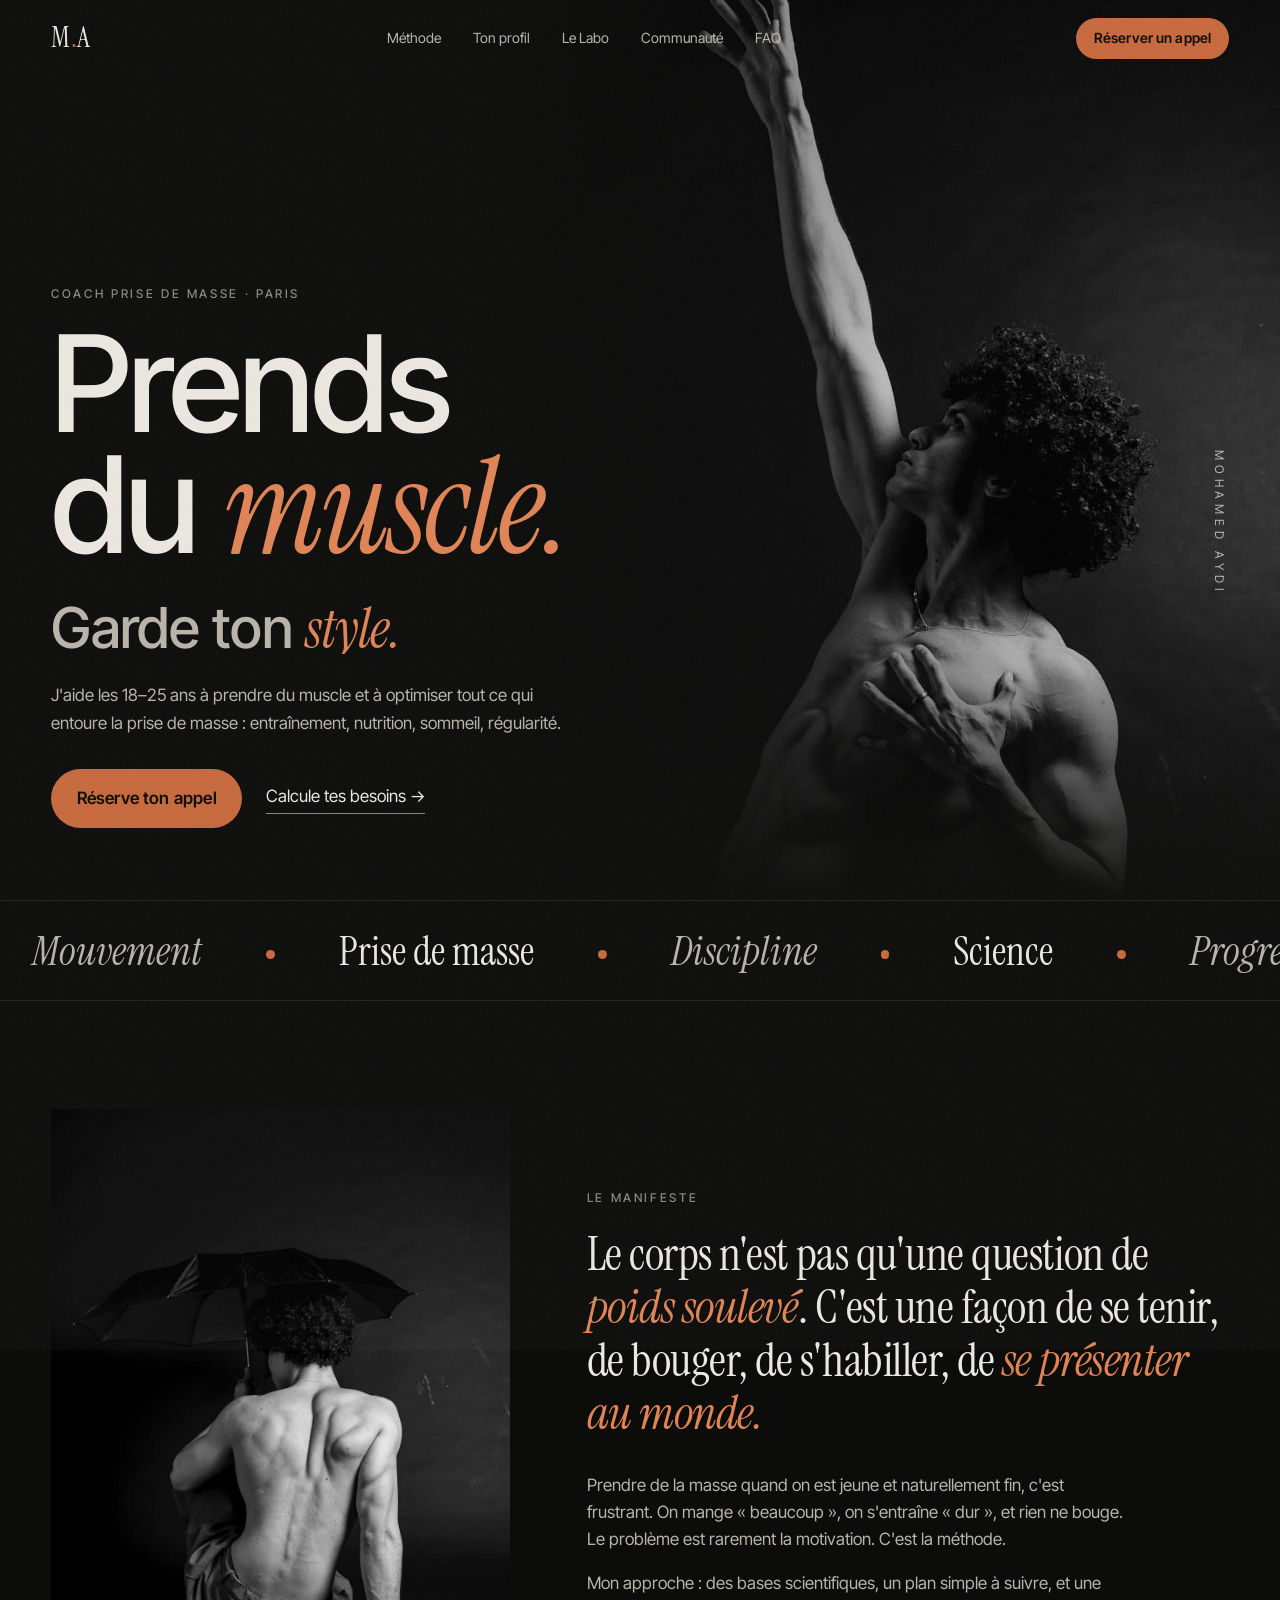
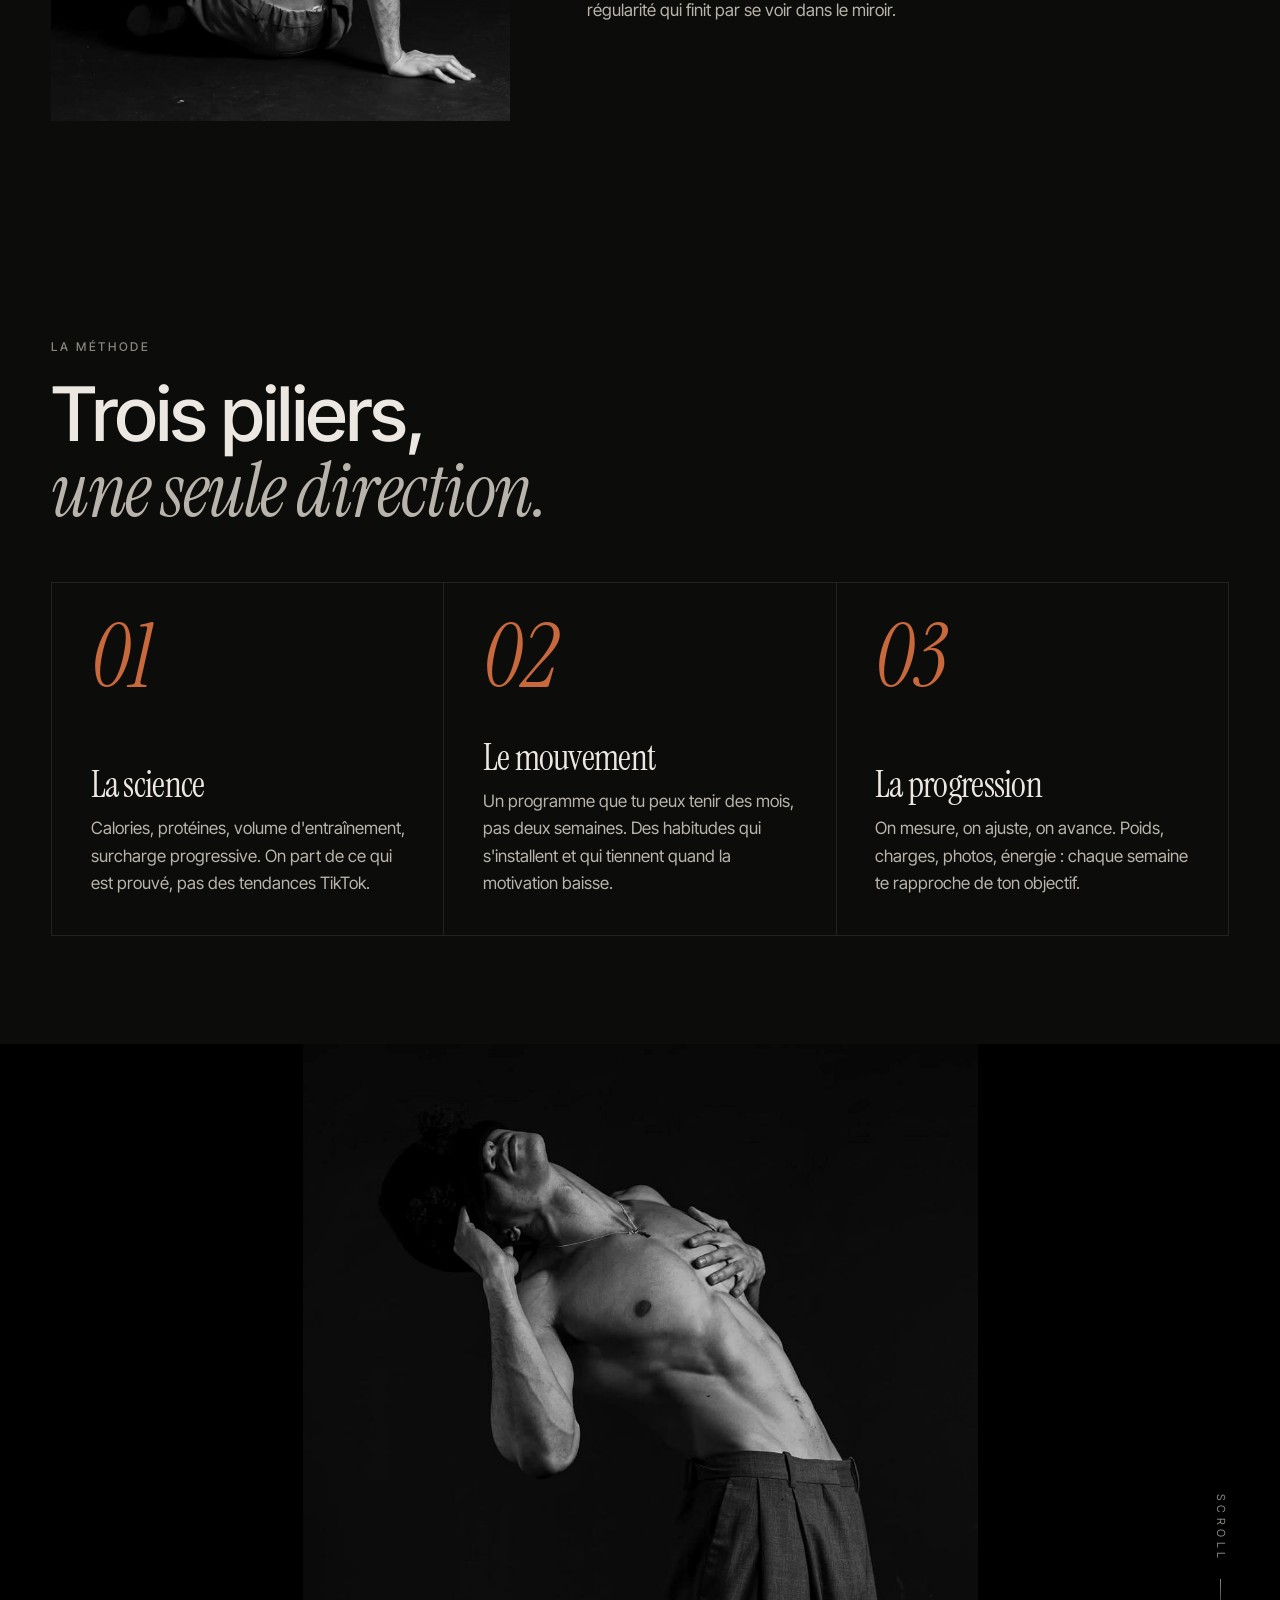
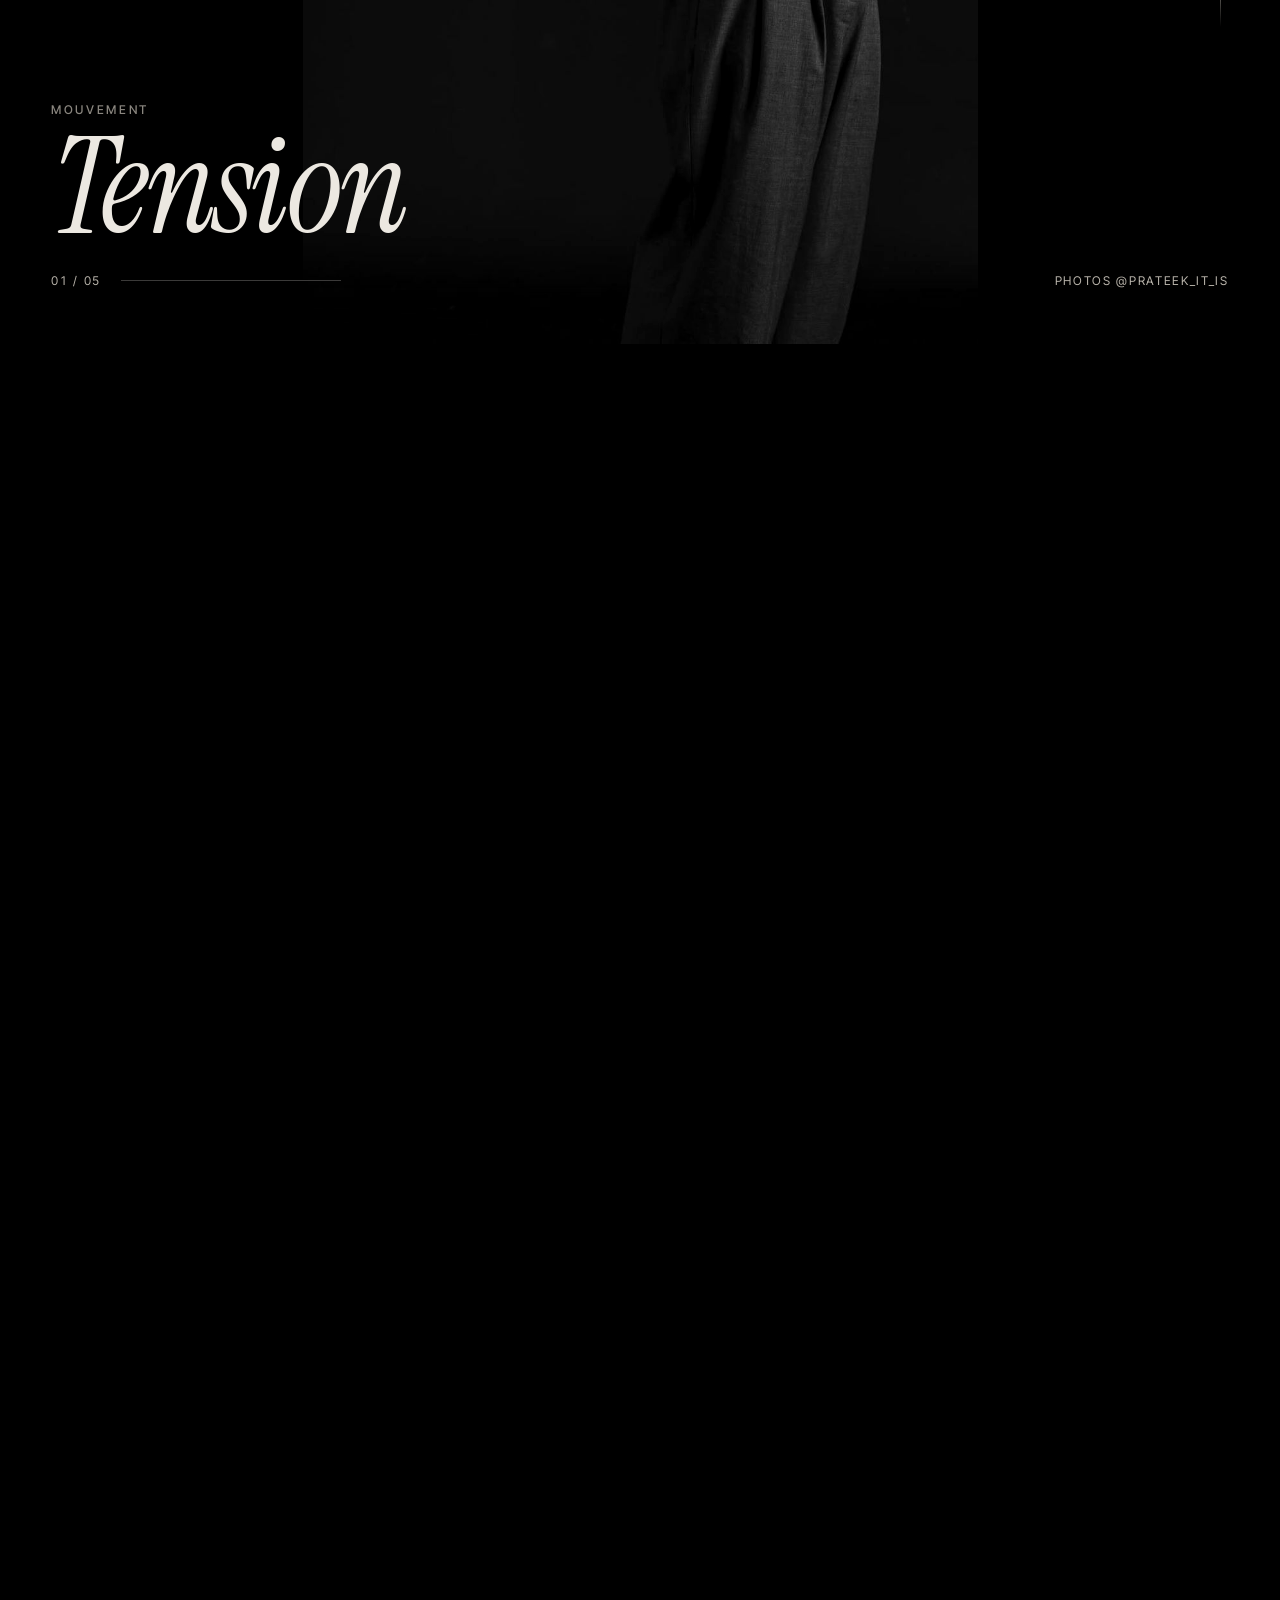
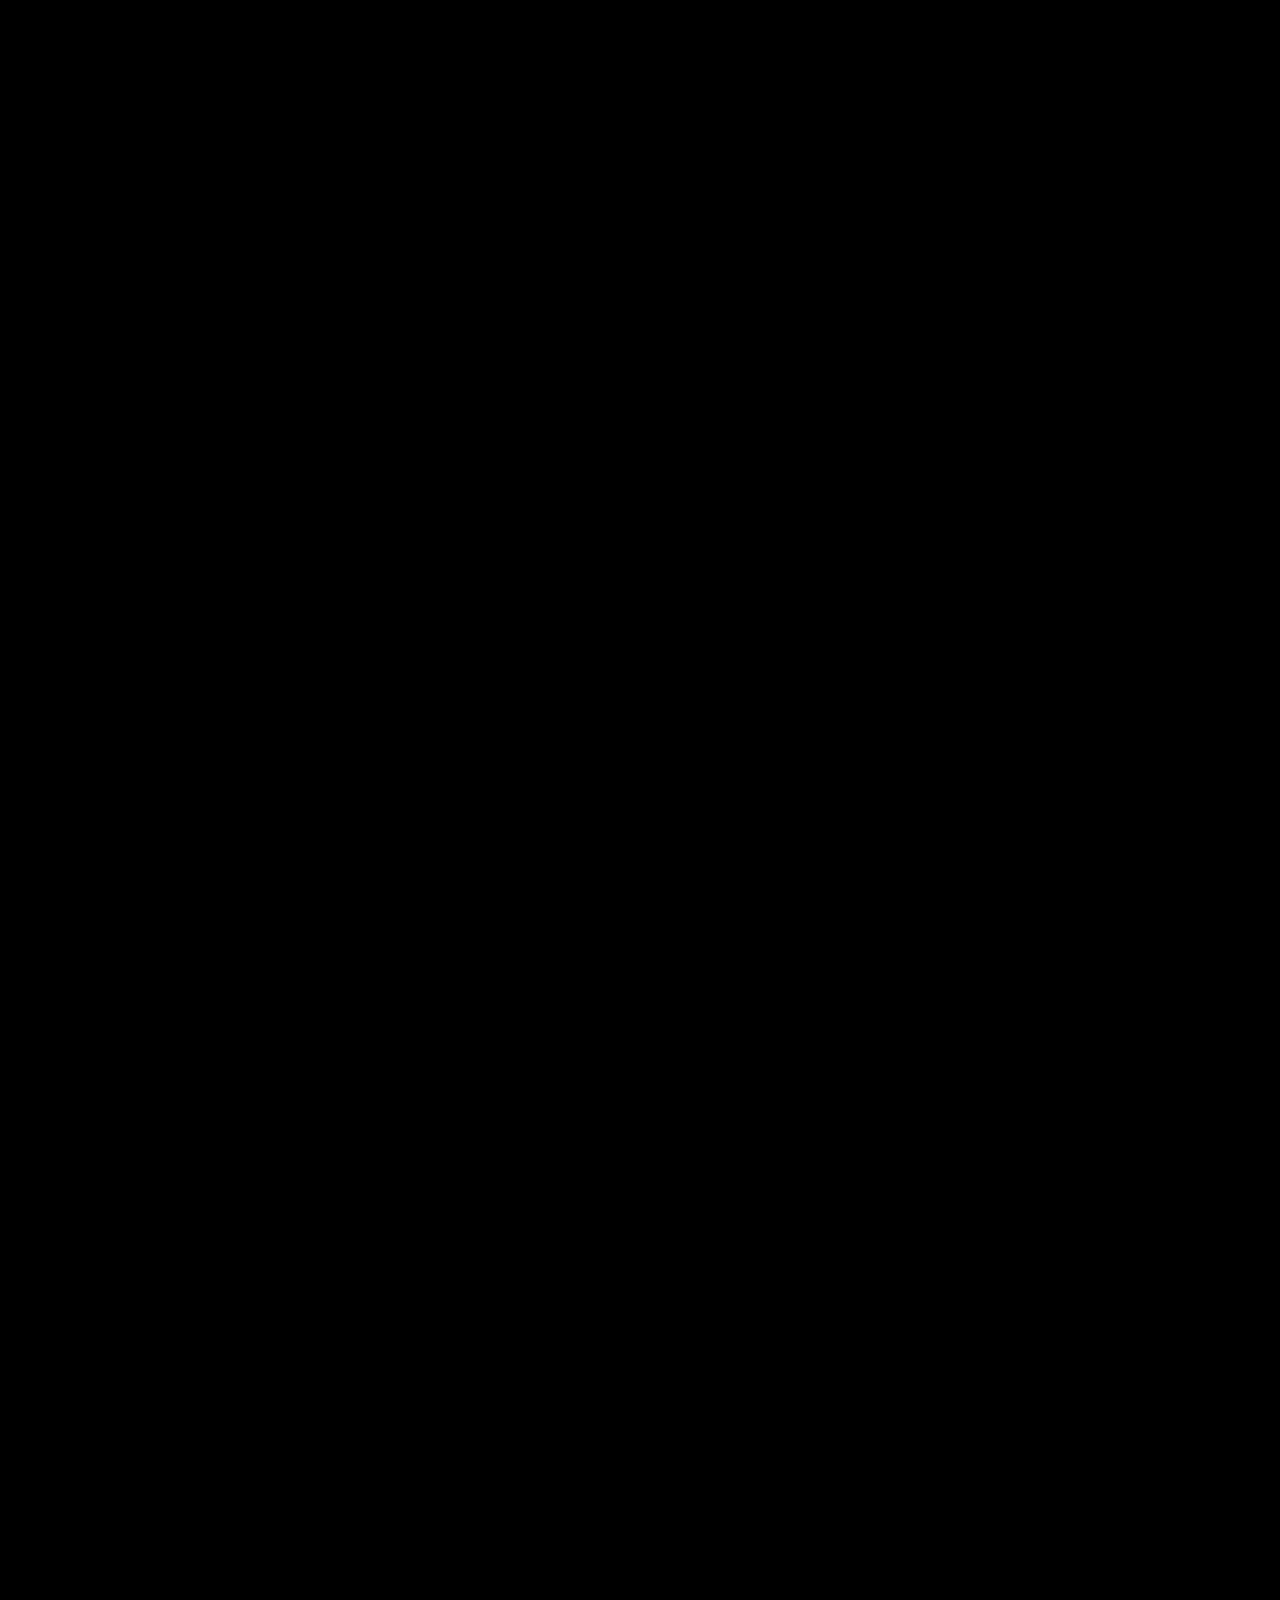
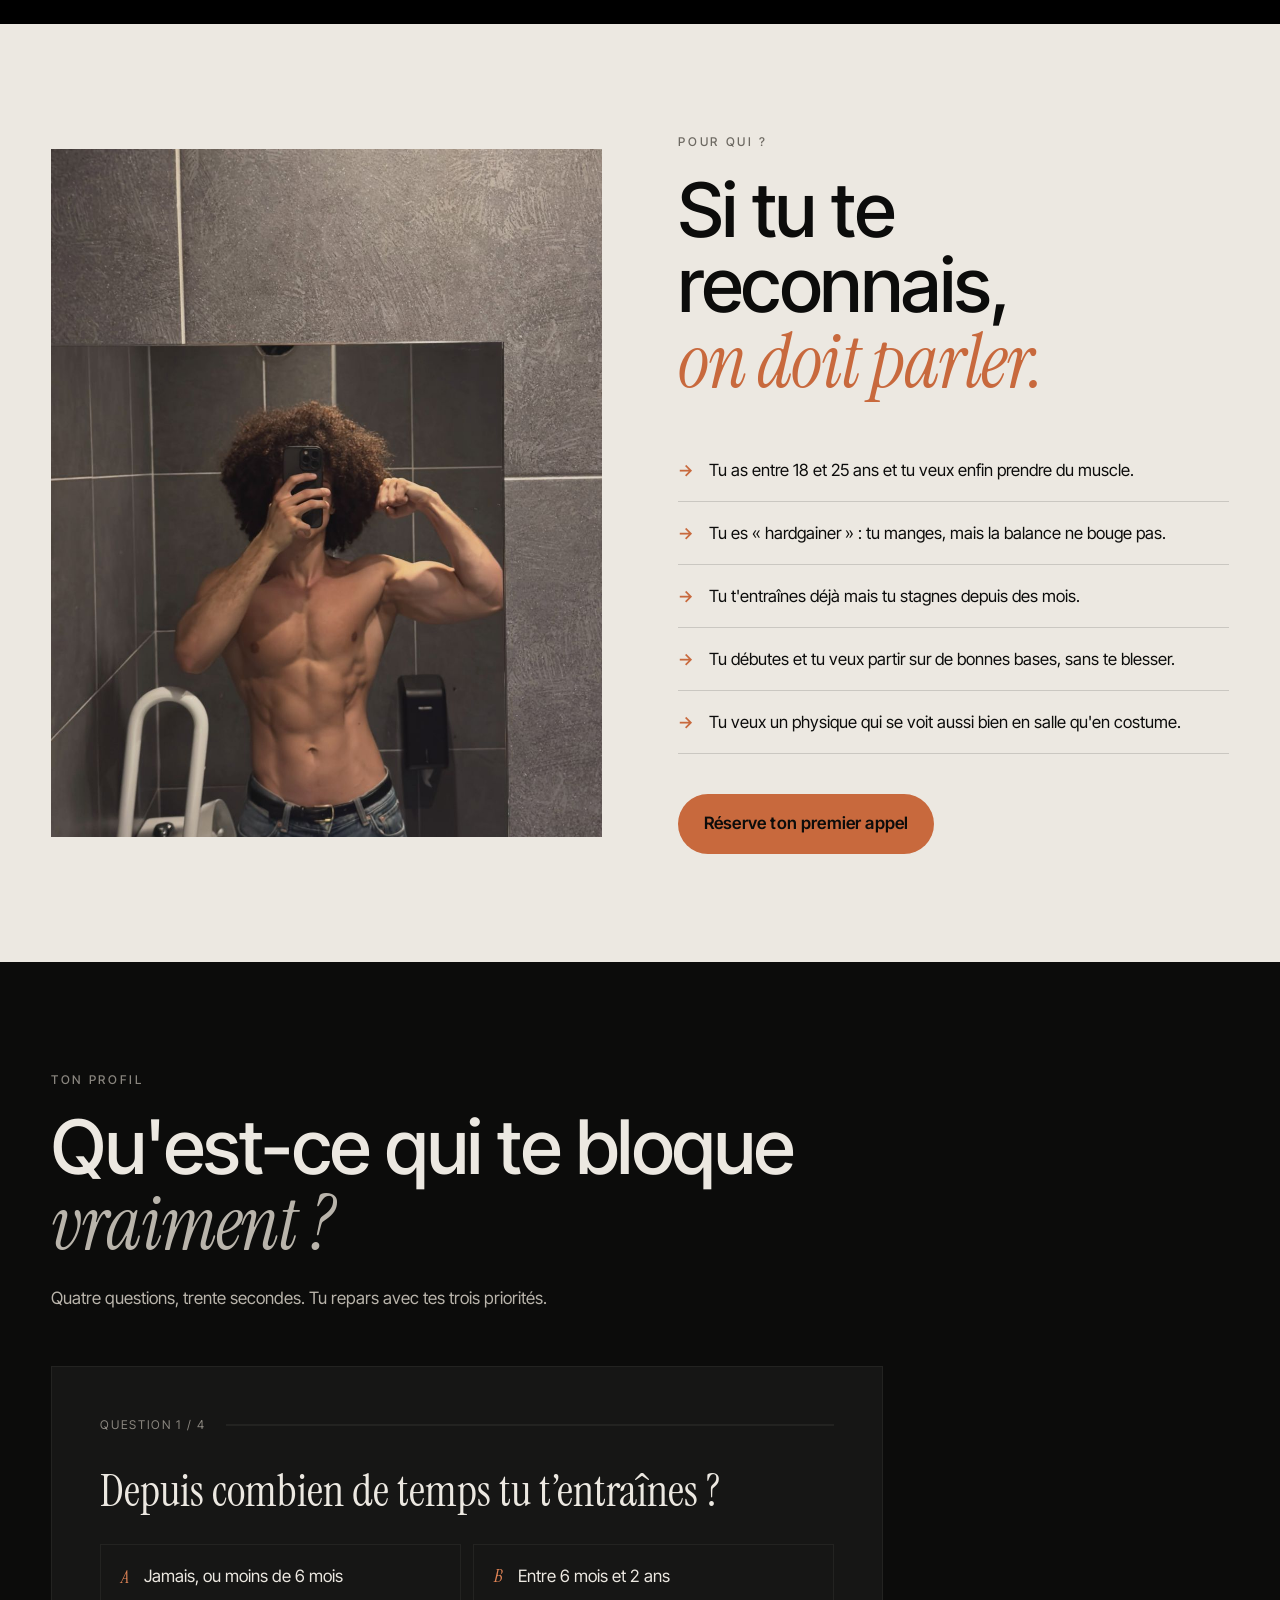
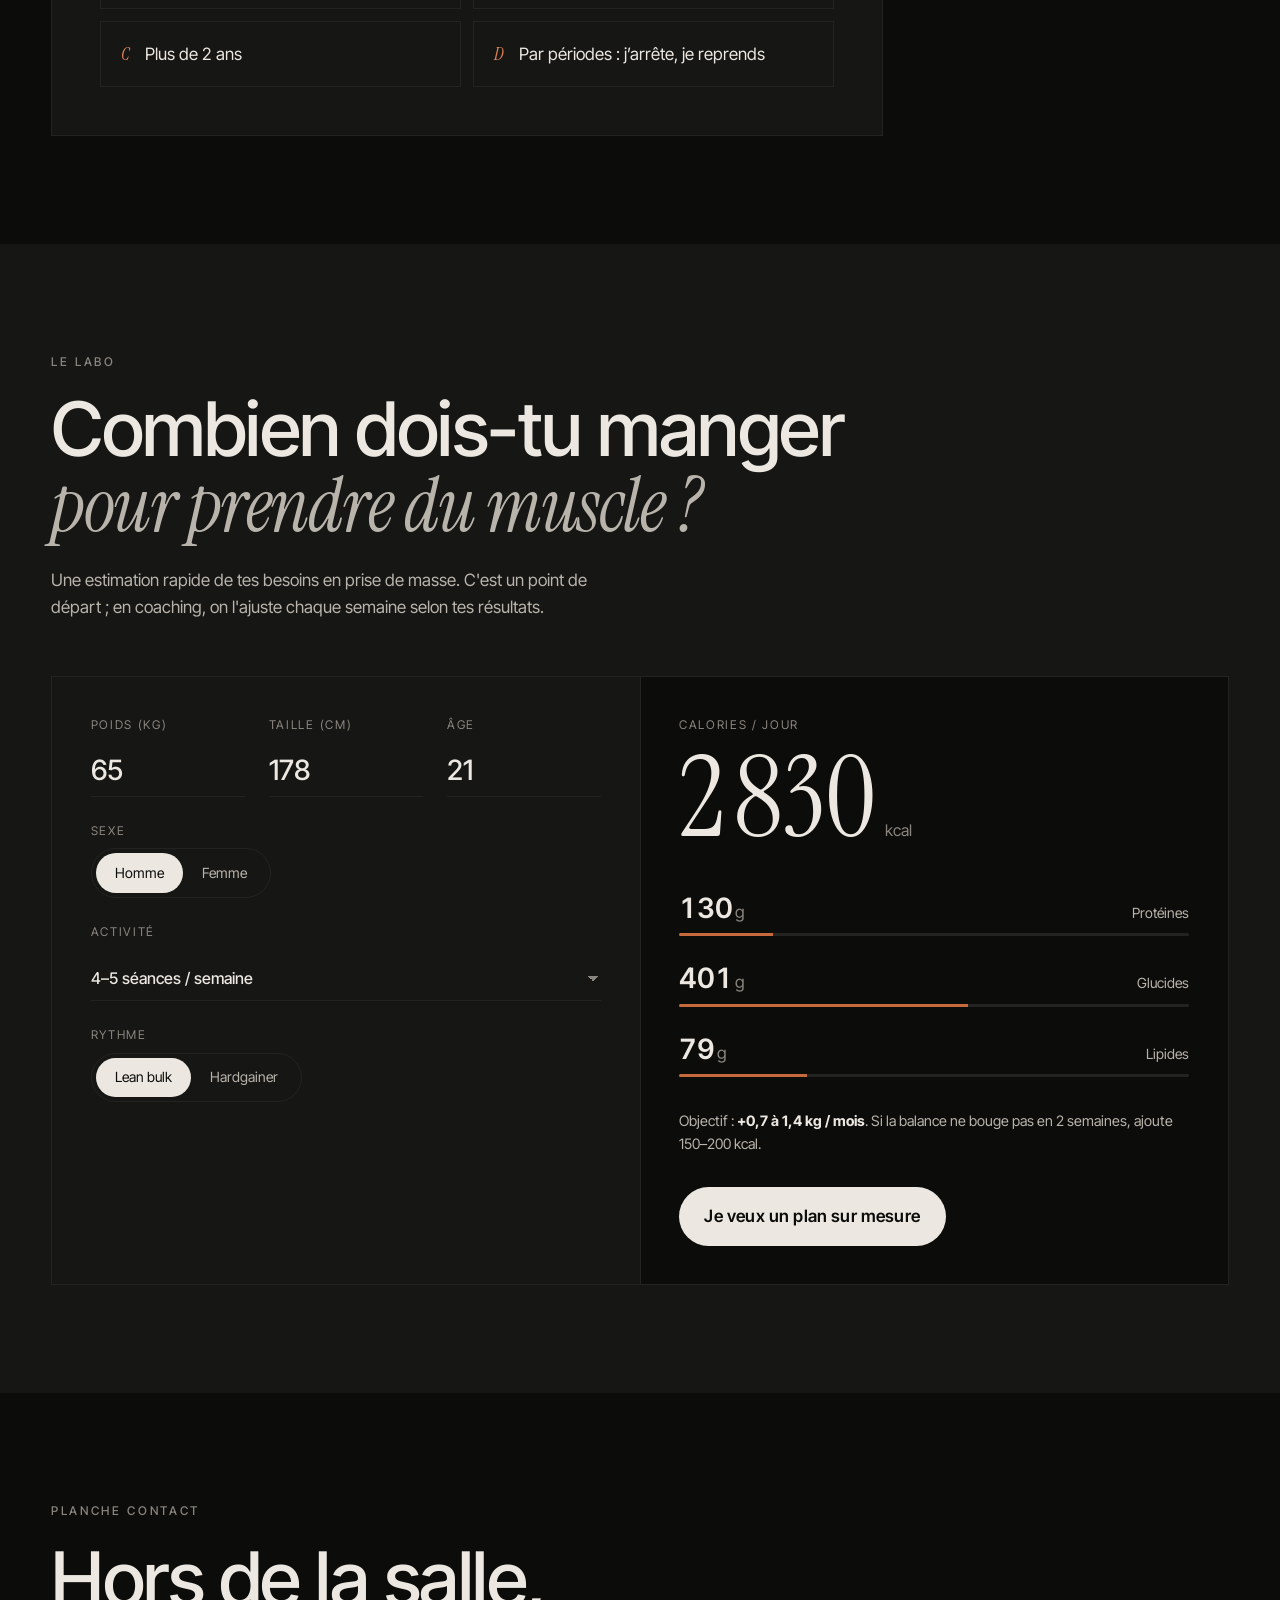
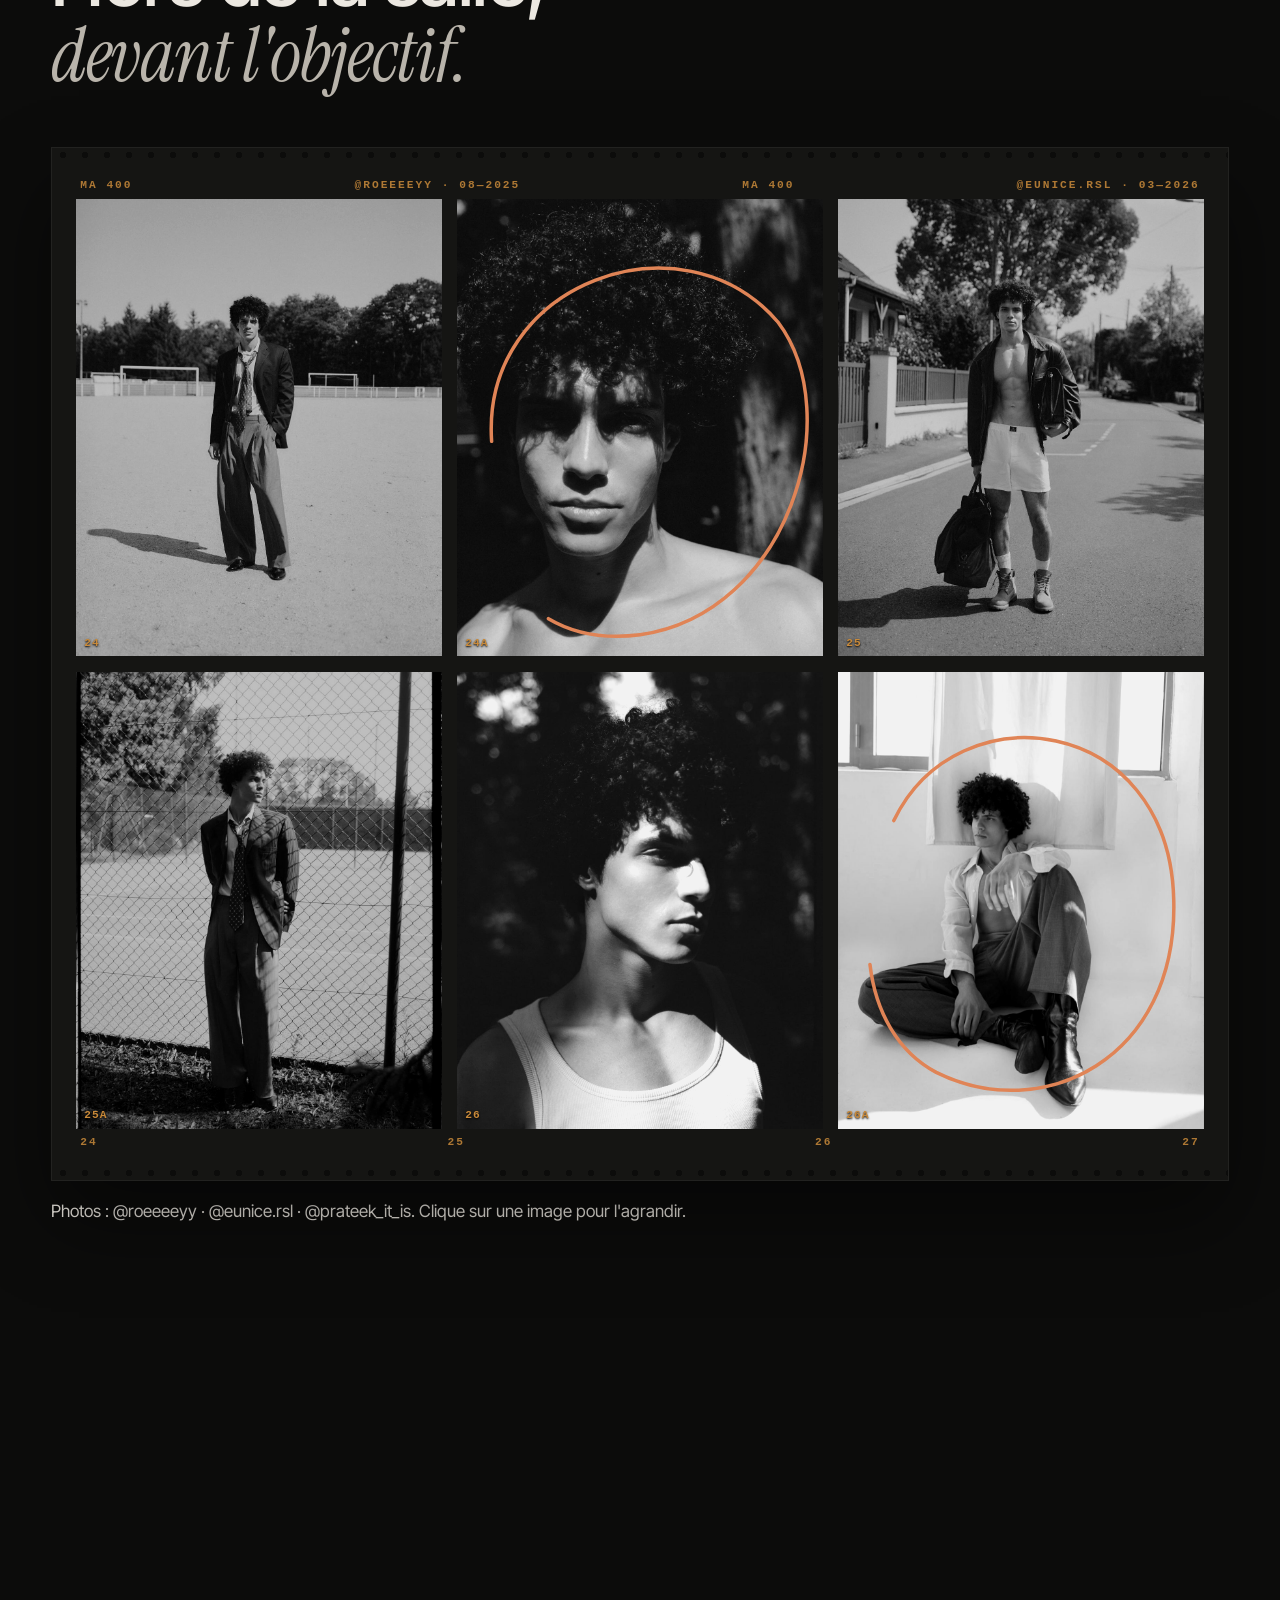
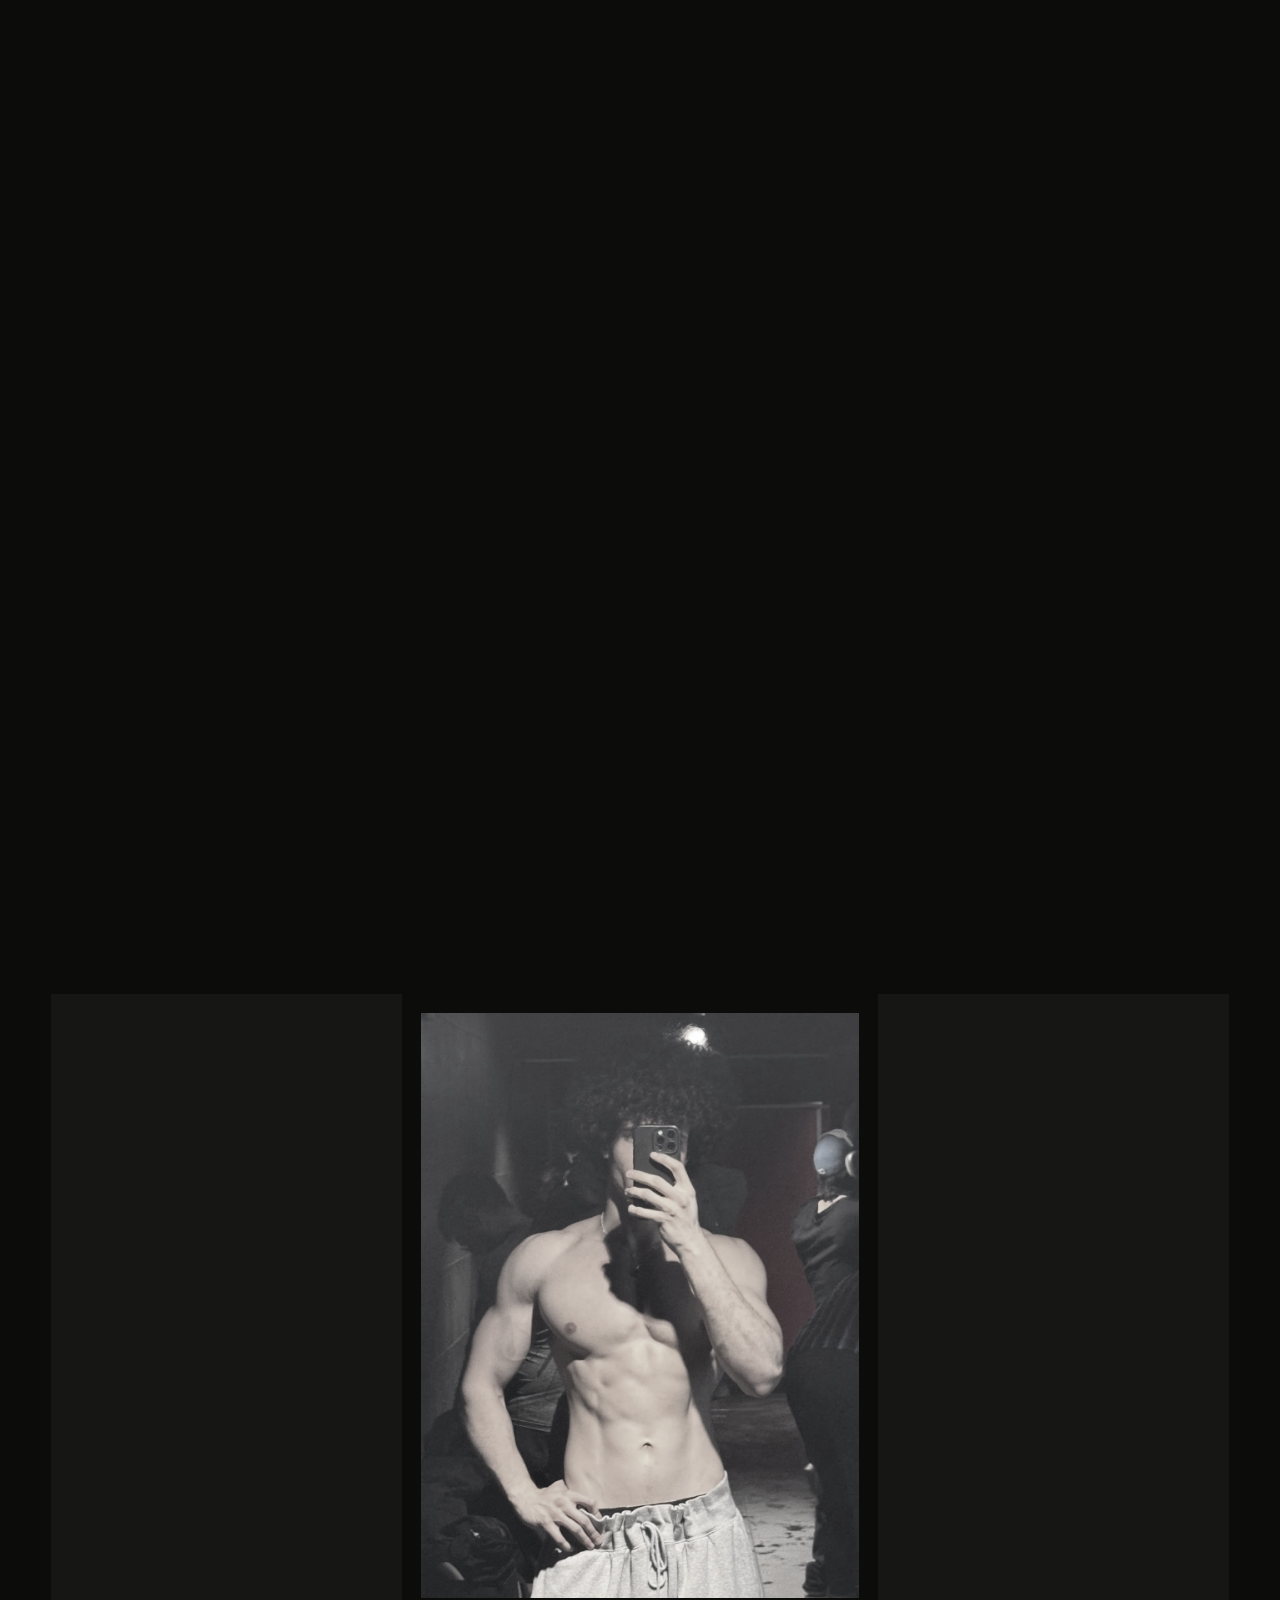
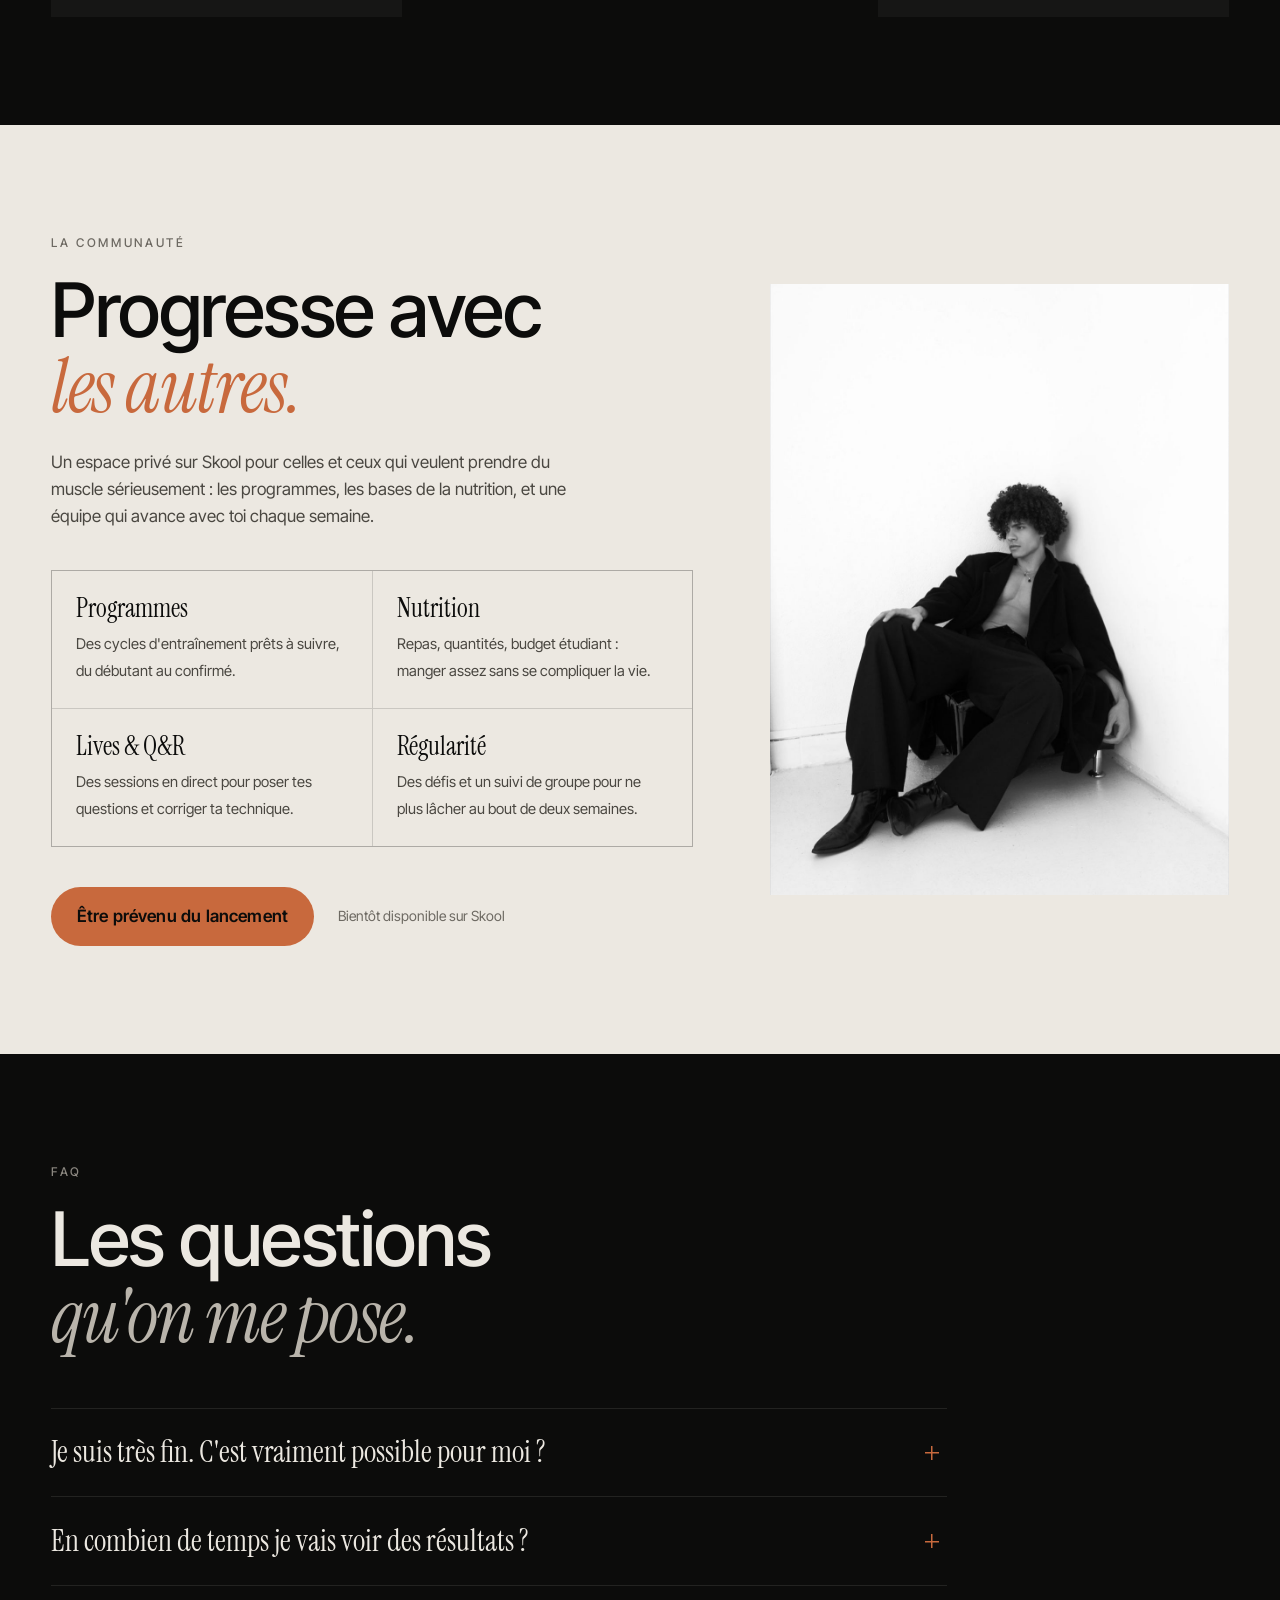
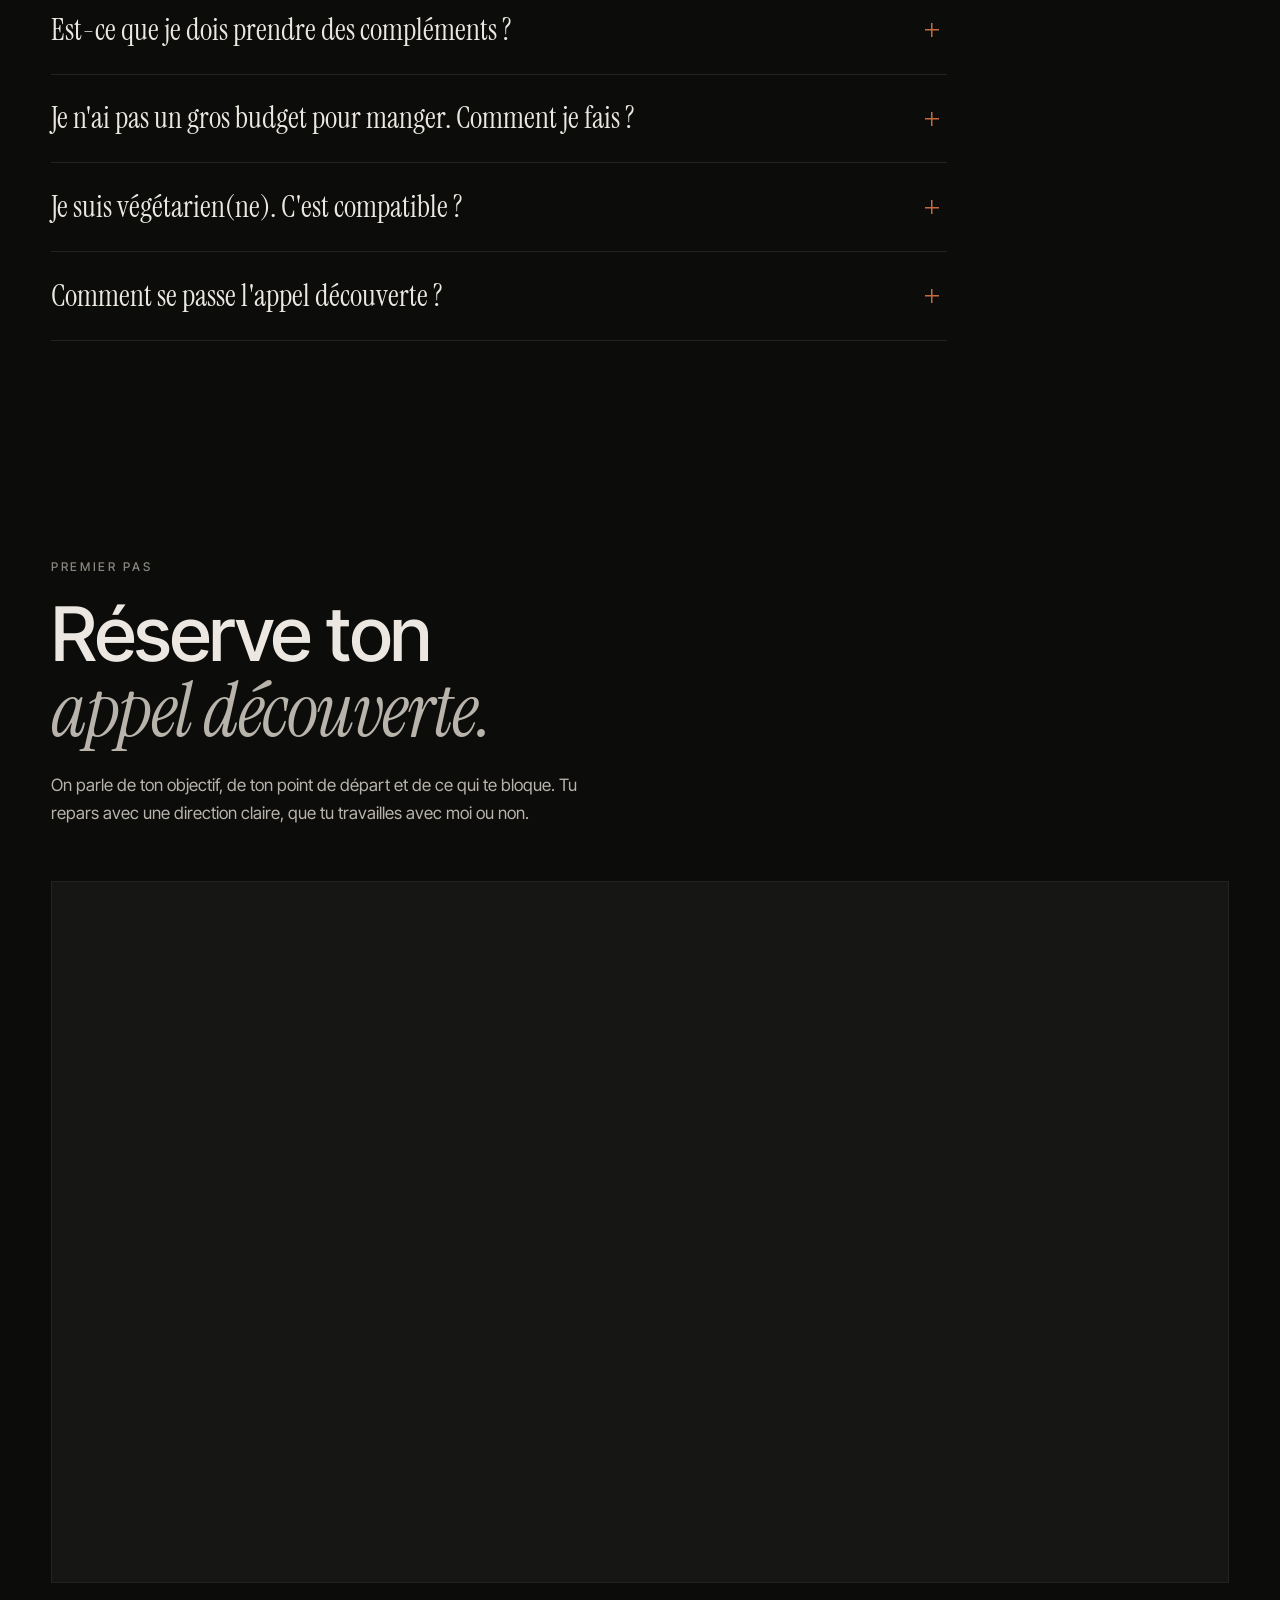
<file: index.html>
<!doctype html>
<html lang="fr">
<head>
  <meta charset="utf-8">
  <meta name="viewport" content="width=device-width, initial-scale=1">
  <title>Mohamed Aydi — Coaching prise de masse</title>
  <meta name="description" content="J'aide les 18–25 ans à prendre du muscle et à optimiser tout ce qui entoure la prise de masse. Coaching basé à Paris.">
  <meta property="og:title" content="Mohamed Aydi — Coaching prise de masse">
  <meta property="og:description" content="Prends du muscle. Garde ton style. Coaching pour les 18–25 ans.">
  <meta property="og:image" content="assets/img/reach.jpg">
  <meta name="theme-color" content="#0c0c0b">
  <link rel="icon" href="data:image/svg+xml,<svg xmlns='http://www.w3.org/2000/svg' viewBox='0 0 100 100'><rect width='100' height='100' fill='%230c0c0b'/><text x='50' y='72' font-family='Georgia,serif' font-style='italic' font-size='70' text-anchor='middle' fill='%23e08456'>M</text></svg>">
  <link rel="preconnect" href="https://fonts.googleapis.com">
  <link rel="preconnect" href="https://fonts.gstatic.com" crossorigin>
  <link href="https://fonts.googleapis.com/css2?family=Instrument+Serif:ital@0;1&family=Inter+Tight:wght@400;500;600;700&display=swap" rel="stylesheet">
  <link rel="stylesheet" href="css/style.css">
  <script type="application/ld+json">
  {"@context":"https://schema.org","@type":"FAQPage","mainEntity":[
    {"@type":"Question","name":"Je suis très fin. C'est vraiment possible pour moi ?","acceptedAnswer":{"@type":"Answer","text":"Oui. Les profils fins progressent souvent vite au début, à condition de manger assez."}},
    {"@type":"Question","name":"En combien de temps je vais voir des résultats ?","acceptedAnswer":{"@type":"Answer","text":"Les premiers changements arrivent en quelques semaines ; comptez environ trois mois de régularité pour un changement visible."}},
    {"@type":"Question","name":"Est-ce que je dois prendre des compléments ?","acceptedAnswer":{"@type":"Answer","text":"Ce n'est pas obligatoire. La base reste l'alimentation, l'entraînement et le sommeil."}}
  ]}
  </script>
</head>
<body>
  <div class="grain" aria-hidden="true"></div>

  <header class="nav">
    <a href="#top" class="nav__logo" aria-label="Mohamed Aydi, retour en haut">M<span>.</span>A</a>
    <nav class="nav__links" aria-label="Navigation principale">
      <a href="#methode">Méthode</a>
      <a href="#profil">Ton profil</a>
      <a href="#labo">Le Labo</a>
      <a href="#communaute">Communauté</a>
      <a href="#faq">FAQ</a>
    </nav>
    <a href="#reserver" class="btn btn--small">Réserver un appel</a>
  </header>

  <main id="top">
    <!-- HERO -->
    <section class="hero">
      <div class="hero__media">
        <img src="assets/img/reach.jpg" alt="Mohamed Aydi, torse nu, bras tendu vers le haut, photo noir et blanc" fetchpriority="high">
      </div>
      <div class="hero__text">
        <p class="eyebrow">Coach prise de masse · Paris</p>
        <h1 class="hero__title">
          <span class="line">Prends</span>
          <span class="line">du <em>muscle.</em></span>
          <span class="line line--small">Garde ton <em>style.</em></span>
        </h1>
        <p class="hero__lead">J'aide les 18–25 ans à prendre du muscle et à optimiser tout ce qui entoure la prise de masse : entraînement, nutrition, sommeil, régularité.</p>
        <div class="hero__cta">
          <a href="#reserver" class="btn">Réserve ton appel</a>
          <a href="#labo" class="link-arrow">Calcule tes besoins →</a>
        </div>
      </div>
      <p class="hero__name" aria-hidden="true">Mohamed Aydi</p>
    </section>

    <!-- MARQUEE -->
    <div class="marquee" aria-hidden="true">
      <div class="marquee__track">
        <span>Mouvement</span><span>Prise de masse</span><span>Discipline</span><span>Science</span><span>Progression</span><span>Paris</span>
        <span>Mouvement</span><span>Prise de masse</span><span>Discipline</span><span>Science</span><span>Progression</span><span>Paris</span>
      </div>
    </div>

    <!-- MANIFESTO -->
    <section class="manifesto section">
      <div class="manifesto__img reveal">
        <img src="assets/img/umbrella.jpg" alt="Mohamed Aydi de dos, assis sous un parapluie noir" loading="lazy">
      </div>
      <div class="manifesto__text reveal">
        <p class="eyebrow">Le manifeste</p>
        <p class="big-quote">Le corps n'est pas qu'une question de <em class="peek" data-peek="assets/img/flex.jpg">poids soulevé</em>. C'est une façon de <span class="peek" data-peek="assets/img/corner.jpg">se tenir</span>, de <span class="peek" data-peek="assets/img/studio.jpg">bouger</span>, de <span class="peek" data-peek="assets/img/suit.jpg">s'habiller</span>, de <em class="peek" data-peek="assets/img/field.jpg">se présenter au monde.</em></p>
        <p>Prendre de la masse quand on est jeune et naturellement fin, c'est frustrant. On mange « beaucoup », on s'entraîne « dur », et rien ne bouge. Le problème est rarement la motivation. C'est la méthode.</p>
        <p>Mon approche : des bases scientifiques, un plan simple à suivre, et une régularité qui finit par se voir dans le miroir.</p>
      </div>
    </section>

    <!-- METHODE -->
    <section class="method section" id="methode">
      <div class="section__head reveal">
        <p class="eyebrow">La méthode</p>
        <h2>Trois piliers,<br><em>une seule direction.</em></h2>
      </div>
      <ol class="method__grid">
        <li class="method__card reveal">
          <span class="method__num">01</span>
          <h3>La science</h3>
          <p>Calories, protéines, volume d'entraînement, surcharge progressive. On part de ce qui est prouvé, pas des tendances TikTok.</p>
        </li>
        <li class="method__card reveal">
          <span class="method__num">02</span>
          <h3>Le mouvement</h3>
          <p>Un programme que tu peux tenir des mois, pas deux semaines. Des habitudes qui s'installent et qui tiennent quand la motivation baisse.</p>
        </li>
        <li class="method__card reveal">
          <span class="method__num">03</span>
          <h3>La progression</h3>
          <p>On mesure, on ajuste, on avance. Poids, charges, photos, énergie : chaque semaine te rapproche de ton objectif.</p>
        </li>
      </ol>
    </section>

    <!-- MOUVEMENT : séquence au scroll -->
    <section class="seq" id="mouvement" aria-label="Mouvement, une séquence photo">
      <div class="seq__sticky">
        <div class="seq__frames">
          <figure class="seq__frame is-active" data-word="Tension"><img src="assets/img/arch.jpg" alt="Torse cambré vers l'arrière, main sur la poitrine"></figure>
          <figure class="seq__frame" data-word="Contrôle"><img src="assets/img/hands.jpg" alt="Avant-bras croisés dans le dos" loading="lazy"></figure>
          <figure class="seq__frame" data-word="Présence"><img src="assets/img/studio.jpg" alt="Debout en studio, mains devant le visage" loading="lazy"></figure>
          <figure class="seq__frame" data-word="Lâcher-prise"><img src="assets/img/seated-back.jpg" alt="Assis de dos, le dos en lumière" loading="lazy"></figure>
          <figure class="seq__frame" data-word="Mouvement."><img src="assets/img/reach.jpg" alt="Bras tendu vers le haut" loading="lazy"></figure>
        </div>
        <div class="seq__overlay">
          <p class="eyebrow">Mouvement</p>
          <p class="seq__word" id="seq-word">Tension</p>
          <div class="seq__meta">
            <span class="seq__count"><span id="seq-i">01</span> / 05</span>
            <span class="seq__bar"><i id="seq-bar"></i></span>
            <span class="seq__credit">Photos @prateek_it_is</span>
          </div>
        </div>
        <p class="seq__hint" aria-hidden="true">Scroll</p>
      </div>
    </section>

    <!-- POUR QUI -->
    <section class="who section">
      <div class="who__img reveal">
        <img src="assets/img/flex.jpg" alt="Mohamed Aydi qui contracte le biceps devant un miroir" loading="lazy">
      </div>
      <div class="who__text">
        <p class="eyebrow reveal">Pour qui ?</p>
        <h2 class="reveal">Si tu te reconnais,<br><em>on doit parler.</em></h2>
        <ul class="who__list">
          <li class="reveal"><span>→</span> Tu as entre 18 et 25 ans et tu veux enfin prendre du muscle.</li>
          <li class="reveal"><span>→</span> Tu es « hardgainer » : tu manges, mais la balance ne bouge pas.</li>
          <li class="reveal"><span>→</span> Tu t'entraînes déjà mais tu stagnes depuis des mois.</li>
          <li class="reveal"><span>→</span> Tu débutes et tu veux partir sur de bonnes bases, sans te blesser.</li>
          <li class="reveal"><span>→</span> Tu veux un physique qui se voit aussi bien en salle qu'en costume.</li>
        </ul>
        <a href="#reserver" class="btn reveal">Réserve ton premier appel</a>
      </div>
    </section>

    <!-- QUIZ PROFIL -->
    <section class="quiz section" id="profil">
      <div class="section__head reveal">
        <p class="eyebrow">Ton profil</p>
        <h2>Qu'est-ce qui te bloque<br><em>vraiment ?</em></h2>
        <p class="section__sub">Quatre questions, trente secondes. Tu repars avec tes trois priorités.</p>
      </div>
      <div class="quiz__card reveal" id="quiz">
        <div class="quiz__top">
          <span class="quiz__step" id="quiz-step">Question 1 / 4</span>
          <span class="quiz__progress"><i id="quiz-bar"></i></span>
        </div>
        <div class="quiz__body" id="quiz-body" aria-live="polite"></div>
      </div>
    </section>

    <!-- LE LABO -->
    <section class="lab section" id="labo">
      <div class="section__head reveal">
        <p class="eyebrow">Le Labo</p>
        <h2>Combien dois-tu manger<br><em>pour prendre du muscle ?</em></h2>
        <p class="section__sub">Une estimation rapide de tes besoins en prise de masse. C'est un point de départ ; en coaching, on l'ajuste chaque semaine selon tes résultats.</p>
      </div>
      <div class="lab__wrap reveal">
        <form class="lab__form" id="calc" novalidate>
          <div class="field">
            <label for="weight">Poids (kg)</label>
            <input id="weight" name="weight" type="number" inputmode="decimal" min="35" max="200" step="0.1" value="65" required>
          </div>
          <div class="field">
            <label for="height">Taille (cm)</label>
            <input id="height" name="height" type="number" inputmode="numeric" min="140" max="220" value="178" required>
          </div>
          <div class="field">
            <label for="age">Âge</label>
            <input id="age" name="age" type="number" inputmode="numeric" min="15" max="60" value="21" required>
          </div>
          <fieldset class="field field--full">
            <legend>Sexe</legend>
            <div class="seg">
              <input type="radio" id="sex-m" name="sex" value="m" checked><label for="sex-m">Homme</label>
              <input type="radio" id="sex-f" name="sex" value="f"><label for="sex-f">Femme</label>
            </div>
          </fieldset>
          <div class="field field--full">
            <label for="activity">Activité</label>
            <select id="activity" name="activity">
              <option value="1.375">3 séances / semaine, job assis</option>
              <option value="1.55" selected>4–5 séances / semaine</option>
              <option value="1.725">6 séances / semaine ou job physique</option>
            </select>
          </div>
          <fieldset class="field field--full">
            <legend>Rythme</legend>
            <div class="seg">
              <input type="radio" id="pace-lean" name="pace" value="250" checked><label for="pace-lean">Lean bulk</label>
              <input type="radio" id="pace-std" name="pace" value="450"><label for="pace-std">Hardgainer</label>
            </div>
          </fieldset>
        </form>

        <div class="lab__result" aria-live="polite">
          <p class="lab__label">Calories / jour</p>
          <p class="lab__kcal"><span id="kcal">2 900</span><small>kcal</small></p>
          <div class="macros">
            <div class="macro"><span class="macro__val" id="prot">130</span><span class="macro__unit">g</span><span class="macro__name">Protéines</span><span class="macro__bar"><i id="bar-p"></i></span></div>
            <div class="macro"><span class="macro__val" id="carb">400</span><span class="macro__unit">g</span><span class="macro__name">Glucides</span><span class="macro__bar"><i id="bar-c"></i></span></div>
            <div class="macro"><span class="macro__val" id="fat">65</span><span class="macro__unit">g</span><span class="macro__name">Lipides</span><span class="macro__bar"><i id="bar-f"></i></span></div>
          </div>
          <p class="lab__note">Objectif : <strong id="gain">+0,7 à 1,3 kg / mois</strong>. Si la balance ne bouge pas en 2 semaines, ajoute 150–200 kcal.</p>
          <a href="#reserver" class="btn btn--light">Je veux un plan sur mesure</a>
        </div>
      </div>
    </section>

    <!-- MOUVEMENT / GALERIE -->
    <section class="sheet section" id="galerie">
      <div class="section__head reveal">
        <p class="eyebrow">Planche contact</p>
        <h2>Hors de la salle,<br><em>devant l'objectif.</em></h2>
      </div>
      <div class="sheet__film reveal">
        <p class="sheet__edge" aria-hidden="true"><span>MA 400</span><span>@roeeeeyy · 08—2025</span><span>MA 400</span><span>@eunice.rsl · 03—2026</span></p>
        <div class="sheet__grid">
          <button class="frame" type="button" data-full="assets/img/field.jpg"><img src="assets/img/field.jpg" alt="En costume oversize sur un terrain de foot" loading="lazy"><span class="frame__no">24</span></button>
          <button class="frame frame--pick" type="button" data-full="assets/img/portrait-shadow.jpg"><img src="assets/img/portrait-shadow.jpg" alt="Portrait en clair-obscur, ombres des boucles" loading="lazy"><span class="frame__no">24A</span><svg class="frame__mark" viewBox="0 0 200 200" preserveAspectRatio="none" aria-hidden="true"><path d="M30 105 C 25 45, 120 18, 165 60 C 198 95, 170 170, 100 178 C 40 184, 12 140, 38 92"/></svg></button>
          <button class="frame" type="button" data-full="assets/img/street.jpg"><img src="assets/img/street.jpg" alt="Dans la rue, veste en cuir et sac de sport" loading="lazy"><span class="frame__no">25</span></button>
          <button class="frame" type="button" data-full="assets/img/fence.jpg"><img src="assets/img/fence.jpg" alt="Costume et cravate rouge contre un grillage" loading="lazy"><span class="frame__no">25A</span></button>
          <button class="frame" type="button" data-full="assets/img/portrait-tank.jpg"><img src="assets/img/portrait-tank.jpg" alt="Portrait de profil en débardeur blanc" loading="lazy"><span class="frame__no">26</span></button>
          <button class="frame frame--pick" type="button" data-full="assets/img/window.jpg"><img src="assets/img/window.jpg" alt="Assis au sol près d'une fenêtre lumineuse" loading="lazy"><span class="frame__no">26A</span><svg class="frame__mark" viewBox="0 0 200 200" preserveAspectRatio="none" aria-hidden="true"><path d="M40 70 C 70 20, 170 30, 172 100 C 174 160, 110 185, 60 165 C 20 148, 18 95, 52 62"/></svg></button>
        </div>
        <p class="sheet__edge" aria-hidden="true"><span>24</span><span>25</span><span>26</span><span>27</span></p>
      </div>
      <p class="credits">Photos : @roeeeeyy · @eunice.rsl · @prateek_it_is. Clique sur une image pour l'agrandir.</p>
    </section>

    <!-- ABOUT -->
    <section class="about section" id="about">
      <div class="about__collage">
        <img class="about__a reveal" src="assets/img/suit.jpg" alt="Mohamed en costume marron dans une cabine d'essayage" loading="lazy">
        <img class="about__b reveal" src="assets/img/gym-tee.jpg" alt="Selfie au miroir de la salle en t-shirt noir" loading="lazy">
        <img class="about__c reveal" src="assets/img/sun.jpg" alt="Selfie au soleil, cheveux bouclés" loading="lazy">
      </div>
      <div class="about__text">
        <p class="eyebrow reveal">À propos</p>
        <h2 class="reveal">Mohamed <em>Aydi.</em></h2>
        <p class="reveal">Basé à Paris, entre la salle, les shootings et la mode. J'ai construit mon physique pas à pas, et j'ai appris ce qui marche vraiment pour prendre du muscle quand on part de zéro.</p>
        <p class="reveal">Aujourd'hui, je transmets cette méthode aux 18–25 ans qui veulent un corps fort, un style affirmé et une vraie confiance en eux, avec un suivi honnête et des conseils qui tiennent dans la vraie vie.</p>
        <div class="about__stats reveal">
          <div><strong>18–25</strong><span>ans, mon public</span></div>
          <div><strong>Paris</strong><span>& en ligne</span></div>
          <div><strong>1:1</strong><span>suivi personnalisé</span></div>
        </div>
      </div>
    </section>

    <!-- COULISSES -->
    <section class="backstage section" aria-label="En salle">
      <div class="section__head reveal">
        <p class="eyebrow">Coulisses</p>
        <h2>Pas de magie.<br><em>Des séances.</em></h2>
      </div>
      <div class="backstage__row">
        <figure class="backstage__item reveal"><video src="assets/video/mouvement-1.mp4" muted loop playsinline preload="metadata" aria-label="Vidéo d'entraînement"></video></figure>
        <figure class="backstage__item backstage__item--mid reveal"><img src="assets/img/gym-mirror.jpg" alt="Selfie torse nu au miroir de la salle" loading="lazy"></figure>
        <figure class="backstage__item reveal"><video src="assets/video/mouvement-2.mp4" muted loop playsinline preload="metadata" aria-label="Vidéo d'entraînement"></video></figure>
      </div>
    </section>

    <!-- COMMUNAUTÉ SKOOL
         Quand la communauté est en ligne, colle son lien dans data-skool-url,
         ex. data-skool-url="https://www.skool.com/ton-groupe" -->
    <section class="community section" id="communaute" data-skool-url="">
      <div class="community__text">
        <p class="eyebrow reveal">La communauté</p>
        <h2 class="reveal">Progresse avec<br><em>les autres.</em></h2>
        <p class="community__lead reveal">Un espace privé sur Skool pour celles et ceux qui veulent prendre du muscle sérieusement : les programmes, les bases de la nutrition, et une équipe qui avance avec toi chaque semaine.</p>
        <ul class="community__grid reveal">
          <li><strong>Programmes</strong><span>Des cycles d'entraînement prêts à suivre, du débutant au confirmé.</span></li>
          <li><strong>Nutrition</strong><span>Repas, quantités, budget étudiant : manger assez sans se compliquer la vie.</span></li>
          <li><strong>Lives &amp; Q&amp;R</strong><span>Des sessions en direct pour poser tes questions et corriger ta technique.</span></li>
          <li><strong>Régularité</strong><span>Des défis et un suivi de groupe pour ne plus lâcher au bout de deux semaines.</span></li>
        </ul>
        <div class="community__cta reveal">
          <a class="btn" id="skool-btn" href="https://www.instagram.com/mohamedaydi.ig/" target="_blank" rel="noopener">Être prévenu du lancement</a>
          <p class="community__status" id="skool-status">Bientôt disponible sur Skool</p>
        </div>
      </div>
      <div class="community__img reveal">
        <img src="assets/img/corner.jpg" alt="Assis dans un coin de studio blanc, tout en noir" loading="lazy">
      </div>
    </section>

    <!-- FAQ -->
    <section class="faq section" id="faq">
      <div class="section__head reveal">
        <p class="eyebrow">FAQ</p>
        <h2>Les questions<br><em>qu'on me pose.</em></h2>
      </div>
      <div class="faq__list">
        <details class="reveal"><summary>Je suis très fin. C'est vraiment possible pour moi ?</summary><p>Oui. Les profils « fins » sont souvent ceux qui progressent le plus vite au début, à condition de manger assez. Le plus souvent, le blocage vient des calories, pas de la génétique.</p></details>
        <details class="reveal"><summary>En combien de temps je vais voir des résultats ?</summary><p>Les premiers changements (force, énergie, poids sur la balance) arrivent en quelques semaines. Pour que ça se voie vraiment dans le miroir, compte environ trois mois de régularité.</p></details>
        <details class="reveal"><summary>Est-ce que je dois prendre des compléments ?</summary><p>Ce n'est pas obligatoire. La base, c'est l'alimentation, l'entraînement et le sommeil. Une whey peut aider à atteindre tes protéines, et la créatine est le complément le plus étudié, mais aucun ne remplace le reste.</p></details>
        <details class="reveal"><summary>Je n'ai pas un gros budget pour manger. Comment je fais ?</summary><p>On construit tes repas avec des aliments simples et bon marché : riz, pâtes, œufs, lait, flocons d'avoine, légumineuses, poulet. Prendre de la masse ne demande pas de produits chers.</p></details>
        <details class="reveal"><summary>Je suis végétarien(ne). C'est compatible ?</summary><p>Oui. Il faut juste être plus attentif aux sources de protéines (œufs, produits laitiers, tofu, légumineuses) et bien les répartir sur la journée.</p></details>
        <details class="reveal"><summary>Comment se passe l'appel découverte ?</summary><p>On fait le point sur ton objectif, ton point de départ et ce qui te bloque. Tu repars avec une direction claire, sans engagement.</p></details>
      </div>
    </section>

    <!-- RESERVER -->
    <section class="book section" id="reserver">
      <div class="section__head reveal">
        <p class="eyebrow">Premier pas</p>
        <h2>Réserve ton <em>appel découverte.</em></h2>
        <p class="section__sub">On parle de ton objectif, de ton point de départ et de ce qui te bloque. Tu repars avec une direction claire, que tu travailles avec moi ou non.</p>
      </div>
      <div class="book__embed reveal">
        <div class="calendly-inline-widget" data-url="https://calendly.com/mohamedaydi7/first-call?hide_gdpr_banner=1&background_color=161615&text_color=ece8e1&primary_color=c8693d"></div>
        <noscript><a class="btn" href="https://calendly.com/mohamedaydi7/first-call">Ouvrir Calendly</a></noscript>
      </div>
      <p class="book__alt">Le calendrier ne s'affiche pas ? <a href="https://calendly.com/mohamedaydi7/first-call" target="_blank" rel="noopener">Réserver directement sur Calendly →</a></p>
    </section>
  </main>

  <footer class="footer">
    <p class="footer__big">Stay in <em>mouvement.</em></p>
    <div class="footer__row">
      <div class="footer__links">
        <a href="https://www.instagram.com/mohamedaydi.ig/" target="_blank" rel="noopener">Instagram · Coaching</a>
        <a href="https://www.instagram.com/moh_aydi/" target="_blank" rel="noopener">Instagram · Perso</a>
        <a href="https://www.youtube.com/@mohameday-jpg" target="_blank" rel="noopener">YouTube</a>
        <a href="#communaute" id="skool-footer" hidden>Skool</a>
        <a href="https://calendly.com/mohamedaydi7/first-call" target="_blank" rel="noopener">Calendly</a>
      </div>
      <p class="footer__copy">© <span id="year">2026</span> Mohamed Aydi · Paris · <a href="mentions-legales/">Mentions légales</a></p>
    </div>
  </footer>

  <div class="lightbox" id="lightbox" hidden>
    <button class="lightbox__close" type="button">Fermer</button>
    <img alt="">
  </div>
  <img class="peek-img" id="peek" alt="" aria-hidden="true">

  <script src="js/main.js" defer></script>
  <script src="js/features.js" defer></script>
  <script src="https://assets.calendly.com/assets/external/widget.js" async></script>
</body>
</html>
</file>
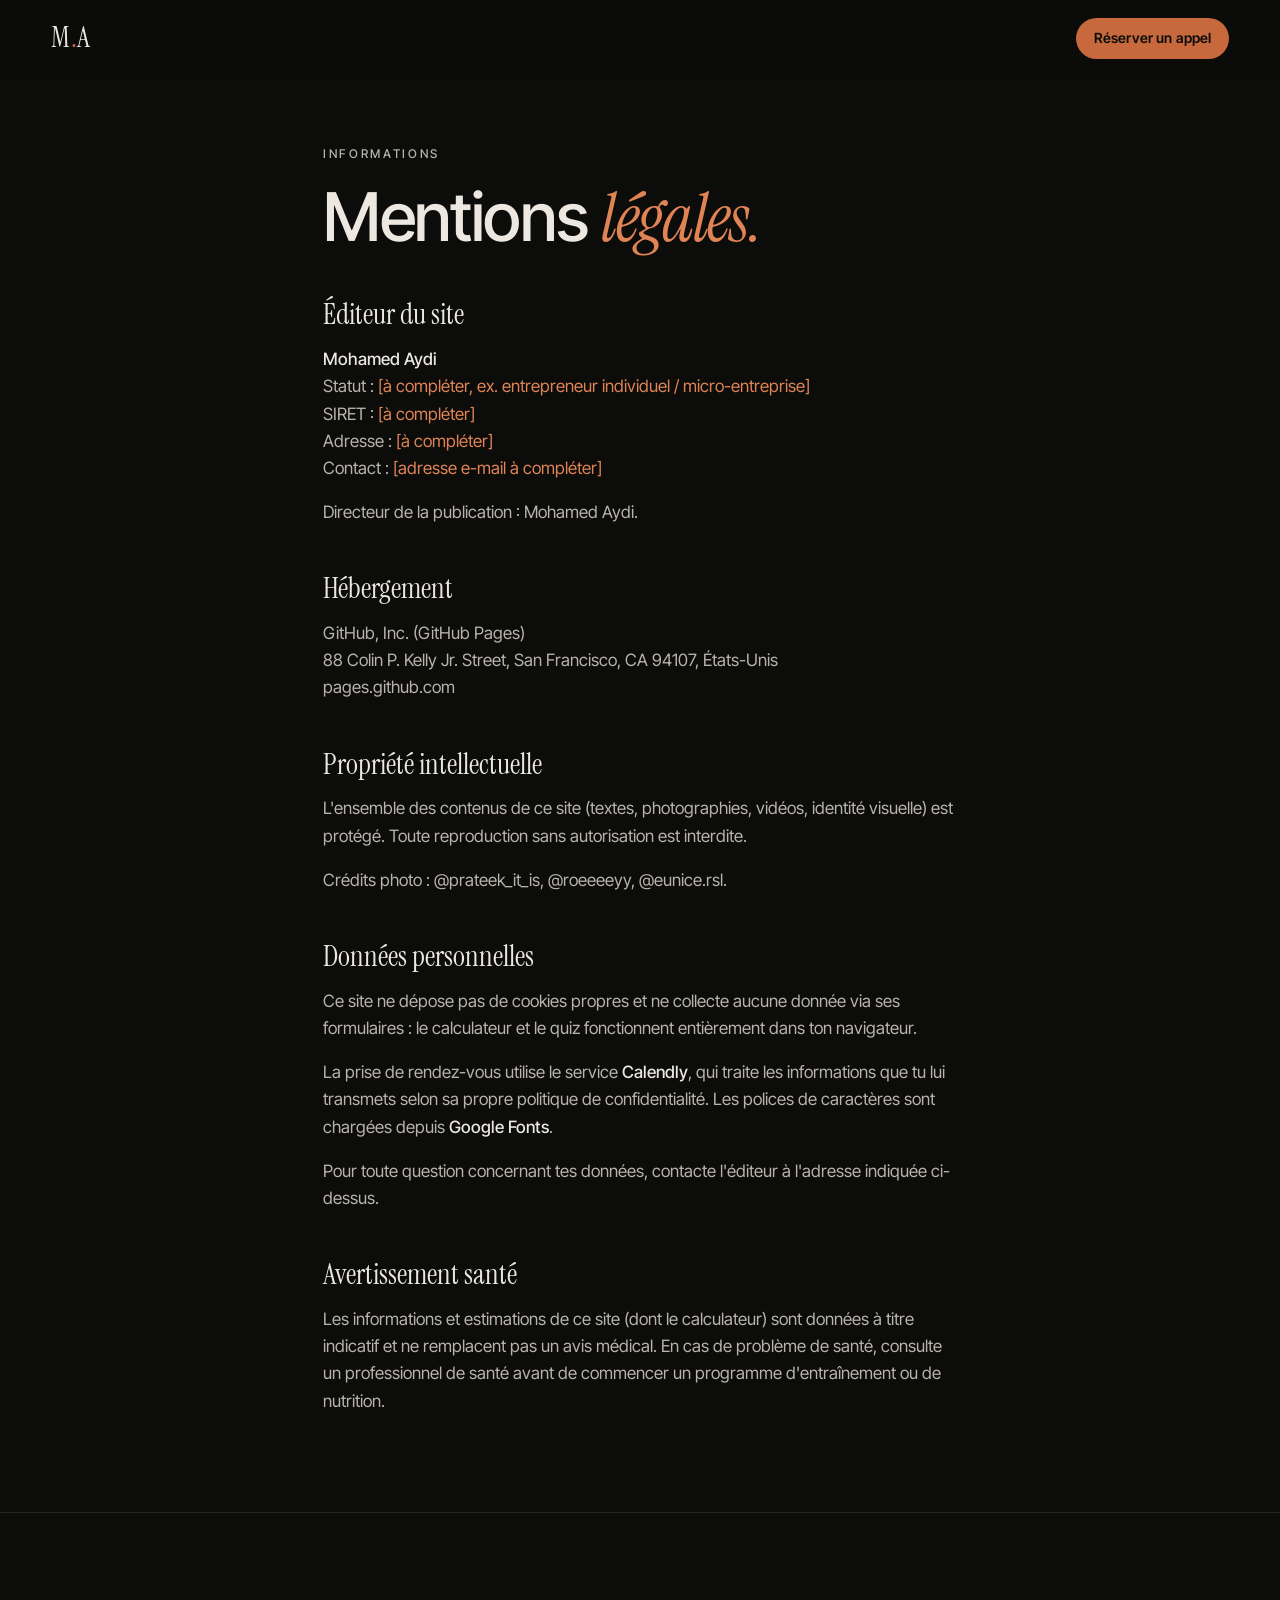
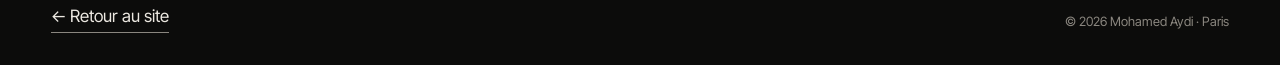
<file: mentions-legales/index.html>
<!doctype html>
<html lang="fr">
<head>
  <meta charset="utf-8">
  <meta name="viewport" content="width=device-width, initial-scale=1">
  <title>Mentions légales · Mohamed Aydi</title>
  <meta name="robots" content="noindex">
  <meta name="theme-color" content="#0c0c0b">
  <link rel="icon" href="data:image/svg+xml,<svg xmlns='http://www.w3.org/2000/svg' viewBox='0 0 100 100'><rect width='100' height='100' fill='%230c0c0b'/><text x='50' y='72' font-family='Georgia,serif' font-style='italic' font-size='70' text-anchor='middle' fill='%23e08456'>M</text></svg>">
  <link rel="preconnect" href="https://fonts.googleapis.com">
  <link rel="preconnect" href="https://fonts.gstatic.com" crossorigin>
  <link href="https://fonts.googleapis.com/css2?family=Instrument+Serif:ital@0;1&family=Inter+Tight:wght@400;500;600;700&display=swap" rel="stylesheet">
  <link rel="stylesheet" href="../css/style.css">
  <style>
    .legal { max-width: 46rem; padding: 9rem var(--pad) 5rem; margin: 0 auto; }
    .legal h1 { font-size: clamp(2.6rem, 1.8rem + 3vw, 4.5rem); margin-bottom: 3rem; }
    .legal h2 { font-family: var(--serif); font-weight: 400; font-size: 1.8rem; margin: 3rem 0 1rem; letter-spacing: 0; }
    .legal p, .legal li { color: var(--bone-2); }
    .legal strong { color: var(--bone); font-weight: 500; }
    .todo { color: var(--rust-2); }
  </style>
</head>
<body>
  <header class="nav is-scrolled">
    <a href="../" class="nav__logo" aria-label="Retour à l'accueil">M<span>.</span>A</a>
    <a href="../#reserver" class="btn btn--small">Réserver un appel</a>
  </header>

  <main class="legal">
    <p class="eyebrow">Informations</p>
    <h1>Mentions <em>légales.</em></h1>

    <!-- À COMPLÉTER : remplace chaque élément en orange avant de communiquer le site -->
    <h2>Éditeur du site</h2>
    <p>
      <strong>Mohamed Aydi</strong><br>
      Statut : <span class="todo">[à compléter, ex. entrepreneur individuel / micro-entreprise]</span><br>
      SIRET : <span class="todo">[à compléter]</span><br>
      Adresse : <span class="todo">[à compléter]</span><br>
      Contact : <span class="todo">[adresse e-mail à compléter]</span>
    </p>
    <p>Directeur de la publication : Mohamed Aydi.</p>

    <h2>Hébergement</h2>
    <p>GitHub, Inc. (GitHub Pages)<br>88 Colin P. Kelly Jr. Street, San Francisco, CA 94107, États-Unis<br>pages.github.com</p>

    <h2>Propriété intellectuelle</h2>
    <p>L'ensemble des contenus de ce site (textes, photographies, vidéos, identité visuelle) est protégé. Toute reproduction sans autorisation est interdite.</p>
    <p>Crédits photo : @prateek_it_is, @roeeeeyy, @eunice.rsl.</p>

    <h2>Données personnelles</h2>
    <p>Ce site ne dépose pas de cookies propres et ne collecte aucune donnée via ses formulaires : le calculateur et le quiz fonctionnent entièrement dans ton navigateur.</p>
    <p>La prise de rendez-vous utilise le service <strong>Calendly</strong>, qui traite les informations que tu lui transmets selon sa propre politique de confidentialité. Les polices de caractères sont chargées depuis <strong>Google Fonts</strong>.</p>
    <p>Pour toute question concernant tes données, contacte l'éditeur à l'adresse indiquée ci-dessus.</p>

    <h2>Avertissement santé</h2>
    <p>Les informations et estimations de ce site (dont le calculateur) sont données à titre indicatif et ne remplacent pas un avis médical. En cas de problème de santé, consulte un professionnel de santé avant de commencer un programme d'entraînement ou de nutrition.</p>
  </main>

  <footer class="footer">
    <div class="footer__row">
      <a href="../" class="link-arrow">← Retour au site</a>
      <p class="footer__copy">© 2026 Mohamed Aydi · Paris</p>
    </div>
  </footer>
</body>
</html>
</file>
<file: css/style.css>
:root {
  --ink: #0c0c0b;
  --ink-2: #161615;
  --ink-3: #232321;
  --bone: #ece8e1;
  --bone-2: #b9b4ab;
  --muted: #8a867f;
  --rust: #c8693d;
  --rust-2: #e08456;
  --serif: "Instrument Serif", "Times New Roman", serif;
  --sans: "Inter Tight", system-ui, -apple-system, "Segoe UI", sans-serif;
  --pad: clamp(1.25rem, 4vw, 3.5rem);
  --ease: cubic-bezier(.2, .7, .1, 1);
}

*, *::before, *::after { box-sizing: border-box; }
html { scroll-behavior: smooth; -webkit-text-size-adjust: 100%; }
body {
  margin: 0;
  background: var(--ink);
  color: var(--bone);
  font-family: var(--sans);
  font-size: clamp(1rem, .95rem + .2vw, 1.0625rem);
  line-height: 1.6;
  -webkit-font-smoothing: antialiased;
  overflow-x: hidden;
}
img, video { display: block; max-width: 100%; }
a { color: inherit; }
em { font-family: var(--serif); font-style: italic; font-weight: 400; color: var(--rust-2); }
h1, h2, h3 { font-weight: 500; margin: 0; letter-spacing: -.02em; line-height: 1; }
h2 { font-size: clamp(2.4rem, 1.5rem + 4vw, 5rem); text-wrap: balance; }
h2 em { color: var(--bone-2); }
::selection { background: var(--rust); color: var(--ink); }
:focus-visible { outline: 2px solid var(--rust-2); outline-offset: 3px; }

.grain {
  position: fixed; inset: -50%; z-index: 100; pointer-events: none; opacity: .06;
  background-image: url("data:image/svg+xml,%3Csvg xmlns='http://www.w3.org/2000/svg' width='200' height='200'%3E%3Cfilter id='n'%3E%3CfeTurbulence type='fractalNoise' baseFrequency='.9' numOctaves='3' stitchTiles='stitch'/%3E%3C/filter%3E%3Crect width='100%25' height='100%25' filter='url(%23n)'/%3E%3C/svg%3E");
  animation: grain 1s steps(4) infinite;
}
@keyframes grain { 0%{transform:translate(0,0)} 25%{transform:translate(-2%,3%)} 50%{transform:translate(3%,-1%)} 75%{transform:translate(-1%,-3%)} }

.eyebrow {
  font-size: .75rem; letter-spacing: .22em; text-transform: uppercase; color: var(--muted);
  margin: 0 0 1.25rem; font-weight: 500;
}

/* Buttons */
.btn {
  display: inline-flex; align-items: center; justify-content: center; gap: .5rem;
  padding: 1rem 1.6rem; border-radius: 999px; background: var(--rust); color: var(--ink);
  font-weight: 600; text-decoration: none; letter-spacing: .01em;
  transition: transform .3s var(--ease), background .3s;
}
.btn:hover { background: var(--rust-2); transform: translateY(-2px); }
.btn--small { padding: .6rem 1.1rem; font-size: .875rem; }
.btn--light { background: var(--bone); }
.btn--light:hover { background: #fff; }
.link-arrow { text-decoration: none; border-bottom: 1px solid var(--muted); padding-bottom: 2px; transition: border-color .3s; }
.link-arrow:hover { border-color: var(--bone); }

/* Nav */
.nav {
  position: fixed; top: 0; left: 0; right: 0; z-index: 50;
  display: flex; align-items: center; justify-content: space-between; gap: 1rem;
  padding: 1rem var(--pad);
  transition: background .4s, backdrop-filter .4s;
}
.nav.is-scrolled { background: rgba(12,12,11,.72); backdrop-filter: blur(14px); -webkit-backdrop-filter: blur(14px); }
.nav__logo { font-family: var(--serif); font-size: 1.75rem; text-decoration: none; letter-spacing: .02em; }
.nav__logo span { color: var(--rust); }
.nav__links { display: flex; gap: 2rem; font-size: .875rem; }
.nav__links a { text-decoration: none; color: var(--bone-2); transition: color .2s; }
.nav__links a:hover { color: var(--bone); }
@media (max-width: 780px) { .nav__links { display: none; } }
@media (max-width: 380px) { .nav .btn--small { padding: .5rem .85rem; font-size: .8rem; } }

/* Hero */
.hero {
  position: relative; min-height: clamp(560px, 100svh, 1100px); display: grid;
  grid-template-columns: minmax(0,1fr) minmax(0,1fr); align-items: end; overflow: hidden;
}
.hero__media { position: absolute; inset: 0 0 0 38%; }
.hero__media img { width: 100%; height: 100%; object-fit: cover; object-position: center 20%; filter: grayscale(1) contrast(1.05); }
.hero__media::after {
  content: ""; position: absolute; inset: 0;
  background: linear-gradient(90deg, var(--ink) 0%, rgba(12,12,11,.6) 25%, transparent 60%), linear-gradient(0deg, var(--ink) 0%, transparent 35%);
}
.hero__text { position: relative; z-index: 2; padding: 8rem var(--pad) clamp(3rem, 8vh, 6rem); max-width: 44rem; }
.hero__title { font-size: clamp(3.6rem, 2rem + 8vw, 9rem); line-height: .9; margin-bottom: 1.75rem; }
.hero__title .line { display: block; overflow: hidden; }
.hero__title .line--small { font-size: .42em; margin-top: .6em; color: var(--bone-2); letter-spacing: -.01em; }
.hero__lead { max-width: 32rem; color: var(--bone-2); margin: 0 0 2rem; }
.hero__cta { display: flex; flex-wrap: wrap; gap: 1.5rem; align-items: center; }
.hero__name {
  position: absolute; right: var(--pad); top: 50%; z-index: 2; margin: 0;
  writing-mode: vertical-rl; font-size: .75rem; letter-spacing: .4em; text-transform: uppercase; color: var(--bone-2);
}
@media (max-width: 780px) {
  .hero { grid-template-columns: minmax(0,1fr); }
  .hero__media { inset: 0; }
  .hero__media::after { background: linear-gradient(0deg, var(--ink) 15%, rgba(12,12,11,.5) 55%, rgba(12,12,11,.2)); }
  .hero__name { display: none; }
}

.hero__title .line { animation: rise 1.1s var(--ease) both; }
.hero__title .line:nth-child(2) { animation-delay: .12s; }
.hero__title .line:nth-child(3) { animation-delay: .24s; }
@keyframes rise { from { opacity: 0; transform: translateY(40%); } to { opacity: 1; transform: none; } }

/* Marquee */
.marquee { border-block: 1px solid var(--ink-3); overflow: hidden; padding: 1.1rem 0; }
.marquee__track { display: flex; width: max-content; animation: marquee 30s linear infinite; }
.marquee span { font-family: var(--serif); font-size: clamp(1.5rem, 1rem + 2vw, 2.5rem); padding: 0 2rem; white-space: nowrap; }
.marquee span:nth-child(odd) { font-style: italic; color: var(--bone-2); }
.marquee span::after { content: ""; display: inline-block; width: .22em; height: .22em; border-radius: 50%; background: var(--rust); margin-left: 4rem; vertical-align: middle; }
@keyframes marquee { to { transform: translateX(-50%); } }

/* Sections */
.section { padding: clamp(5rem, 12vh, 9rem) var(--pad); }
.section__head { max-width: 52rem; margin-bottom: clamp(2.5rem, 6vh, 4.5rem); }
.section__sub { color: var(--bone-2); max-width: 36rem; margin: 1.5rem 0 0; }

/* Manifesto */
.manifesto { display: grid; grid-template-columns: 5fr 7fr; gap: clamp(2rem, 6vw, 6rem); align-items: center; }
.manifesto__img img { aspect-ratio: 3/4; object-fit: cover; width: 100%; filter: grayscale(1); }
.big-quote { font-family: var(--serif); font-size: clamp(1.8rem, 1.2rem + 2.2vw, 3.2rem); line-height: 1.12; margin: 0 0 2rem; letter-spacing: -.01em; }
.manifesto__text > p:not(.big-quote):not(.eyebrow) { color: var(--bone-2); max-width: 34rem; }
@media (max-width: 860px) { .manifesto { grid-template-columns: 1fr; } }

/* Method */
.method__grid { list-style: none; padding: 0; margin: 0; display: grid; grid-template-columns: repeat(3, 1fr); gap: 1px; background: var(--ink-3); border: 1px solid var(--ink-3); }
.method__card { background: var(--ink); padding: clamp(1.75rem, 3vw, 3rem); position: relative; min-height: 22rem; display: flex; flex-direction: column; transition: background .4s; }
.method__card:hover { background: var(--ink-2); }
.method__num { font-family: var(--serif); font-style: italic; font-size: clamp(4rem, 3rem + 3vw, 6rem); line-height: .8; color: var(--rust); margin-bottom: auto; }
.method__card h3 { font-family: var(--serif); font-weight: 400; font-size: 2.25rem; margin: 3rem 0 .75rem; }
.method__card p { color: var(--bone-2); margin: 0; }
@media (max-width: 860px) { .method__grid { grid-template-columns: 1fr; } .method__card { min-height: auto; } .method__card h3 { margin-top: 1.5rem; } }

/* Who */
.who { display: grid; grid-template-columns: 1fr 1fr; gap: clamp(2rem, 6vw, 6rem); align-items: center; background: var(--bone); color: var(--ink); }
.who em { color: var(--rust); }
.who .eyebrow { color: #6d6962; }
.who__img img { aspect-ratio: 4/5; width: 100%; object-fit: cover; object-position: center 60%; }
.who__list { list-style: none; padding: 0; margin: 2.5rem 0; }
.who__list li { padding: 1.1rem 0; border-bottom: 1px solid rgba(12,12,11,.15); display: flex; gap: 1rem; font-size: 1.05rem; }
.who__list li span { color: var(--rust); font-weight: 600; }
@media (max-width: 860px) { .who { grid-template-columns: 1fr; } }

/* Lab */
.lab { background: var(--ink-2); }
.lab__wrap { display: grid; grid-template-columns: minmax(0,1fr) minmax(0,1fr); gap: 1px; background: var(--ink-3); border: 1px solid var(--ink-3); }
.lab__form { background: var(--ink-2); padding: clamp(1.5rem, 3vw, 3rem); display: grid; grid-template-columns: repeat(3, minmax(0,1fr)); gap: 1.5rem; align-content: start; }
.field { display: flex; flex-direction: column; gap: .5rem; border: 0; padding: 0; margin: 0; min-width: 0; }
.field--full { grid-column: 1 / -1; }
.field label, .field legend { font-size: .75rem; letter-spacing: .14em; text-transform: uppercase; color: var(--muted); padding: 0; margin-bottom: .5rem; }
.field input[type=number], .field select {
  width: 100%; background: transparent; color: var(--bone); border: 0; border-bottom: 1px solid var(--ink-3);
  font: 500 1.75rem/1.2 var(--sans); padding: .25rem 0 .5rem; border-radius: 0; transition: border-color .3s;
  -moz-appearance: textfield; appearance: none; min-width: 0;
}
.field select { font-size: 1rem; padding: .75rem 0; cursor: pointer; background-image: linear-gradient(45deg, transparent 50%, var(--muted) 50%), linear-gradient(135deg, var(--muted) 50%, transparent 50%); background-position: right 8px center, right 3px center; background-size: 5px 5px; background-repeat: no-repeat; }
.field select option { background: var(--ink-2); }
.field input::-webkit-outer-spin-button, .field input::-webkit-inner-spin-button { -webkit-appearance: none; margin: 0; }
.field input:focus, .field select:focus { outline: none; border-color: var(--rust); }
.seg { display: flex; border: 1px solid var(--ink-3); border-radius: 999px; padding: 4px; width: fit-content; }
.seg input { position: absolute; opacity: 0; pointer-events: none; }
.seg label { margin: 0; padding: .55rem 1.2rem; border-radius: 999px; cursor: pointer; font-size: .875rem; letter-spacing: 0; text-transform: none; color: var(--bone-2); transition: background .3s, color .3s; }
.seg input:checked + label { background: var(--bone); color: var(--ink); }
.seg input:focus-visible + label { outline: 2px solid var(--rust-2); outline-offset: 2px; }

.lab__result { background: var(--ink); padding: clamp(1.5rem, 3vw, 3rem); display: flex; flex-direction: column; }
.lab__label { margin: 0; font-size: .75rem; letter-spacing: .14em; text-transform: uppercase; color: var(--muted); }
.lab__kcal { font-family: var(--serif); font-size: clamp(4rem, 3rem + 5vw, 7.5rem); line-height: 1; margin: .5rem 0 2rem; font-variant-numeric: tabular-nums; }
.lab__kcal small { font-family: var(--sans); font-size: 1rem; color: var(--muted); margin-left: .5rem; }
.macros { display: grid; gap: 1.25rem; margin-bottom: 2rem; }
.macro { display: grid; grid-template-columns: auto auto 1fr; align-items: baseline; gap: .15rem 1rem; }
.macro__val { font-size: 1.75rem; font-weight: 600; font-variant-numeric: tabular-nums; }
.macro__unit { color: var(--muted); margin-left: -.85rem; }
.macro__name { justify-self: end; color: var(--bone-2); font-size: .875rem; }
.macro__bar { grid-column: 1 / -1; height: 3px; background: var(--ink-3); border-radius: 3px; overflow: hidden; }
.macro__bar i { display: block; height: 100%; background: var(--rust); width: 0; transition: width .6s var(--ease); }
.lab__note { color: var(--bone-2); font-size: .9rem; margin: 0 0 2rem; }
.lab__note strong { color: var(--bone); }
.lab__result .btn { margin-top: auto; align-self: flex-start; }
@media (max-width: 960px) { .lab__wrap { grid-template-columns: minmax(0,1fr); } }
@media (max-width: 480px) { .lab__form { grid-template-columns: repeat(2, minmax(0,1fr)); } .lab__form .field:nth-child(3) { grid-column: 1 / -1; } }

/* About */
.about { display: grid; grid-template-columns: 7fr 5fr; gap: clamp(2rem, 6vw, 6rem); align-items: center; }
.about__collage { position: relative; aspect-ratio: 1 / 1.05; }
.about__collage img { position: absolute; object-fit: cover; box-shadow: 0 30px 60px rgba(0,0,0,.5); }
.about__a { width: 56%; aspect-ratio: 4/5; left: 0; top: 0; filter: grayscale(1); }
.about__b { width: 50%; aspect-ratio: 4/5; right: 0; top: 18%; z-index: 2; }
.about__c { width: 34%; aspect-ratio: 3/4; left: 18%; bottom: 0; z-index: 3; transform: rotate(-4deg); border: 6px solid var(--bone); }
.about__text p:not(.eyebrow) { color: var(--bone-2); }
.about__text h2 { margin-bottom: 1.5rem; }
.about__stats { display: grid; grid-template-columns: repeat(3, 1fr); gap: 1rem; margin-top: 2.5rem; border-top: 1px solid var(--ink-3); padding-top: 1.5rem; }
.about__stats strong { display: block; font-family: var(--serif); font-size: 2rem; font-weight: 400; }
.about__stats span { font-size: .8rem; color: var(--muted); }
@media (max-width: 860px) { .about { grid-template-columns: 1fr; } }

/* Book */
.book__embed { background: var(--ink-2); border: 1px solid var(--ink-3); min-height: 700px; }
.calendly-inline-widget { min-width: 320px; height: 700px; }
.book__alt { color: var(--muted); font-size: .9rem; margin-top: 1rem; }

/* Footer */
.footer { padding: clamp(4rem, 10vh, 7rem) var(--pad) 2rem; border-top: 1px solid var(--ink-3); }
.footer__big { font-size: clamp(3rem, 1rem + 9vw, 10rem); letter-spacing: -.04em; line-height: .95; margin: 0 0 3rem; font-weight: 500; }
.footer__row { display: flex; flex-wrap: wrap; justify-content: space-between; gap: 1.5rem; align-items: end; }
.footer__links { display: flex; flex-wrap: wrap; gap: 1.5rem 2rem; }
.footer__links a { text-decoration: none; color: var(--bone-2); font-size: .9rem; }
.footer__links a:hover { color: var(--rust-2); }
.footer__copy { margin: 0; color: var(--muted); font-size: .8rem; }

/* Reveal */
.reveal { opacity: 0; transform: translateY(32px); transition: opacity 1s var(--ease), transform 1s var(--ease); }
.reveal.is-in { opacity: 1; transform: none; }

/* Skool community */
.community { display: grid; grid-template-columns: 7fr 5fr; gap: clamp(2rem, 6vw, 6rem); align-items: center; background: var(--bone); color: var(--ink); }
.community em { color: var(--rust); }
.community .eyebrow { color: #6d6962; }
.community__lead { color: #4a4741; max-width: 34rem; margin: 1.5rem 0 2.5rem; }
.community__grid { list-style: none; padding: 0; margin: 0 0 2.5rem; display: grid; grid-template-columns: repeat(2, minmax(0,1fr)); gap: 1px; background: rgba(12,12,11,.15); border: 1px solid rgba(12,12,11,.15); }
.community__grid li { background: var(--bone); padding: 1.5rem; }
.community__grid strong { display: block; font-family: var(--serif); font-weight: 400; font-size: 1.6rem; line-height: 1.1; margin-bottom: .4rem; }
.community__grid span { color: #4a4741; font-size: .925rem; }
.community__cta { display: flex; flex-wrap: wrap; gap: 1rem 1.5rem; align-items: center; }
.community__status { font-size: .875rem; color: #6d6962; margin: 0; }
.community__img img { aspect-ratio: 3/4; width: 100%; object-fit: cover; filter: grayscale(1); }
.community .link-arrow { border-color: rgba(12,12,11,.4); }
@media (max-width: 860px) { .community { grid-template-columns: minmax(0,1fr); } .community__img { order: -1; } }
@media (max-width: 480px) { .community__grid { grid-template-columns: minmax(0,1fr); } }

@media (prefers-reduced-motion: reduce) {
  *, *::before, *::after { animation: none !important; transition: none !important; }
  .reveal { opacity: 1; transform: none; }
  html { scroll-behavior: auto; }
}

/* ---------- Manifesto: hover-to-reveal words ---------- */
.peek { cursor: default; background-image: linear-gradient(currentColor, currentColor); background-size: 0% 1px; background-position: 0 92%; background-repeat: no-repeat; transition: background-size .5s var(--ease); }
.peek:hover { background-size: 100% 1px; }
.peek-img {
  position: fixed; left: 0; top: 0; z-index: 60; width: 220px; aspect-ratio: 3/4; object-fit: cover;
  pointer-events: none; opacity: 0; transform: translate(-50%, -50%) scale(.85) rotate(-3deg);
  transition: opacity .35s var(--ease), transform .45s var(--ease); filter: grayscale(1);
  box-shadow: 0 30px 60px rgba(0,0,0,.55);
}
.peek-img.is-on { opacity: 1; transform: translate(-50%, -50%) scale(1) rotate(-3deg); }
@media (hover: none) { .peek-img { display: none; } .peek:hover { background-size: 0 1px; } }

/* ---------- Mouvement: pinned scroll sequence ---------- */
.seq { position: relative; height: 420vh; background: #000; }
.seq__sticky { position: sticky; top: 0; height: 100vh; height: 100svh; overflow: hidden; }
.seq__frames { position: absolute; inset: 0; }
.seq__frame { position: absolute; inset: 0; margin: 0; opacity: 0; transition: opacity .7s var(--ease); }
.seq__frame img { width: 100%; height: 100%; object-fit: contain; filter: grayscale(1) contrast(1.05); transform: scale(1.06); transition: transform 1.6s var(--ease); }
.seq__frame.is-active { opacity: 1; }
.seq__frame.is-active img { transform: scale(1); }
.seq__overlay {
  position: absolute; left: var(--pad); right: var(--pad); bottom: clamp(1.5rem, 6vh, 3.5rem); z-index: 2;
  display: grid; gap: .25rem; pointer-events: none;
}
.seq__overlay .eyebrow { margin: 0; }
.seq__word {
  font-family: var(--serif); font-style: italic; font-size: clamp(3.5rem, 2rem + 8vw, 10rem); line-height: .95; margin: 0;
  color: var(--bone); mix-blend-mode: difference; letter-spacing: -.02em;
}
.seq__word.swap { animation: wordIn .7s var(--ease); }
@keyframes wordIn { from { opacity: 0; transform: translateY(30%); filter: blur(6px); } to { opacity: 1; transform: none; filter: none; } }
.seq__meta { display: flex; align-items: center; gap: 1.25rem; margin-top: 1rem; font-size: .75rem; letter-spacing: .14em; text-transform: uppercase; color: var(--bone-2); }
.seq__count { font-variant-numeric: tabular-nums; }
.seq__bar { flex: 0 1 220px; height: 1px; background: rgba(236,232,225,.25); }
.seq__bar i { display: block; height: 100%; width: 0; background: var(--rust); }
.seq__credit { margin-left: auto; }
.seq__hint {
  position: absolute; right: var(--pad); top: 50%; z-index: 2; margin: 0; writing-mode: vertical-rl;
  font-size: .7rem; letter-spacing: .4em; text-transform: uppercase; color: var(--muted);
}
.seq__hint::after { content: ""; display: inline-block; width: 1px; height: 48px; margin-top: 1rem; background: linear-gradient(var(--muted), transparent); animation: drip 1.8s ease-in-out infinite; }
@keyframes drip { 0% { transform: scaleY(0); transform-origin: top; } 50% { transform: scaleY(1); transform-origin: top; } 51% { transform-origin: bottom; } 100% { transform: scaleY(0); transform-origin: bottom; } }
@media (min-aspect-ratio: 4/3) { .seq__frame img { object-fit: contain; } }
@media (max-width: 780px) { .seq { height: 360vh; } .seq__frame img { object-fit: cover; } .seq__credit, .seq__hint { display: none; } }

/* ---------- Quiz ---------- */
.quiz__card { max-width: 52rem; border: 1px solid var(--ink-3); background: var(--ink-2); padding: clamp(1.5rem, 4vw, 3rem); }
.quiz__top { display: flex; align-items: center; gap: 1.25rem; margin-bottom: 2rem; }
.quiz__step { font-size: .75rem; letter-spacing: .14em; text-transform: uppercase; color: var(--muted); white-space: nowrap; }
.quiz__progress { flex: 1; height: 2px; background: var(--ink-3); }
.quiz__progress i { display: block; height: 100%; width: 0; background: var(--rust); transition: width .5s var(--ease); }
.quiz__q { font-family: var(--serif); font-size: clamp(1.8rem, 1.2rem + 2vw, 2.8rem); line-height: 1.1; margin: 0 0 1.75rem; font-weight: 400; }
.quiz__opts { display: grid; grid-template-columns: repeat(2, minmax(0,1fr)); gap: .75rem; }
.quiz__opt {
  text-align: left; background: transparent; color: var(--bone); border: 1px solid var(--ink-3); padding: 1.1rem 1.25rem;
  font: inherit; cursor: pointer; display: flex; gap: .9rem; align-items: baseline; transition: border-color .25s, background .25s;
}
.quiz__opt:hover { border-color: var(--rust); background: rgba(200,105,61,.06); }
.quiz__opt b { font-family: var(--serif); font-style: italic; font-weight: 400; color: var(--rust-2); font-size: 1.1rem; }
.quiz__body > * { animation: fadeUp .5s var(--ease) both; }
@keyframes fadeUp { from { opacity: 0; transform: translateY(14px); } to { opacity: 1; transform: none; } }
.quiz__result-label { font-size: .75rem; letter-spacing: .14em; text-transform: uppercase; color: var(--muted); margin: 0 0 .5rem; }
.quiz__result-title { font-family: var(--serif); font-weight: 400; font-size: clamp(2.6rem, 1.8rem + 3vw, 4.5rem); line-height: 1; margin: 0 0 1rem; }
.quiz__result-title em { color: var(--rust-2); }
.quiz__result-text { color: var(--bone-2); max-width: 38rem; margin: 0 0 1.75rem; }
.quiz__prios { list-style: none; padding: 0; margin: 0 0 2rem; counter-reset: p; display: grid; gap: .25rem; }
.quiz__prios li { counter-increment: p; display: flex; gap: 1rem; padding: .9rem 0; border-top: 1px solid var(--ink-3); }
.quiz__prios li::before { content: "0" counter(p); font-family: var(--serif); font-style: italic; color: var(--rust); font-size: 1.2rem; line-height: 1.3; }
.quiz__actions { display: flex; flex-wrap: wrap; gap: 1rem 1.5rem; align-items: center; }
.quiz__restart { background: none; border: 0; color: var(--bone-2); font: inherit; text-decoration: underline; text-underline-offset: 4px; cursor: pointer; padding: 0; }
@media (max-width: 600px) { .quiz__opts { grid-template-columns: minmax(0,1fr); } }

/* ---------- Contact sheet ---------- */
.sheet__film {
  background: #151513; padding: clamp(.75rem, 2vw, 1.5rem) clamp(.75rem, 2vw, 1.5rem);
  border: 1px solid #222220; position: relative;
  box-shadow: 0 40px 80px rgba(0,0,0,.45);
}
.sheet__edge {
  display: flex; justify-content: space-between; gap: 1rem; margin: 0; padding: .5rem .25rem;
  font: 600 .7rem/1 ui-monospace, "SFMono-Regular", Menlo, Consolas, monospace; letter-spacing: .18em;
  color: #c98a3a; opacity: .85; text-transform: uppercase; white-space: nowrap; overflow: hidden;
}
.sheet__edge::before, .sheet__edge::after { content: none; }
.sheet__film::before, .sheet__film::after {
  content: ""; position: absolute; left: 0; right: 0; height: 10px;
  background: radial-gradient(circle at 50% 50%, #0c0c0b 0 3px, transparent 3.5px) 0 0 / 22px 10px repeat-x;
}
.sheet__film::before { top: 2px; }
.sheet__film::after { bottom: 2px; }
.sheet__grid { display: grid; grid-template-columns: repeat(3, minmax(0,1fr)); gap: clamp(.5rem, 1.2vw, 1rem); }
.frame { position: relative; display: block; padding: 0; border: 0; background: #000; cursor: zoom-in; aspect-ratio: 4/5; overflow: visible; }
.frame img { width: 100%; height: 100%; object-fit: cover; filter: grayscale(1) contrast(1.08) brightness(.95); transition: filter .6s var(--ease); }
.frame:hover img, .frame:focus-visible img { filter: grayscale(0); }
.frame__no {
  position: absolute; left: .5rem; bottom: .45rem; font: 600 .7rem/1 ui-monospace, Menlo, Consolas, monospace;
  color: #c98a3a; letter-spacing: .1em; text-shadow: 0 1px 2px #000;
}
.frame__mark { position: absolute; inset: -8%; width: 116%; height: 116%; pointer-events: none; overflow: visible; }
.frame__mark path {
  fill: none; stroke: var(--rust-2); stroke-width: 3.5; stroke-linecap: round; vector-effect: non-scaling-stroke;
  stroke-dasharray: 900; stroke-dashoffset: 900; transition: stroke-dashoffset 1.4s var(--ease) .3s;
}
.sheet__film.is-in .frame__mark path { stroke-dashoffset: 0; }
@media (max-width: 640px) { .sheet__grid { grid-template-columns: repeat(2, minmax(0,1fr)); } .sheet__edge span:nth-child(n+3) { display: none; } }

/* ---------- Lightbox ---------- */
.lightbox { position: fixed; inset: 0; z-index: 90; background: rgba(8,8,7,.94); display: grid; place-items: center; padding: 4rem 1rem 2rem; cursor: zoom-out; }
.lightbox[hidden] { display: none; }
.lightbox img { max-width: min(92vw, 1100px); max-height: 86vh; object-fit: contain; animation: fadeUp .4s var(--ease); }
.lightbox__close { position: absolute; top: 1.25rem; right: var(--pad); background: none; border: 1px solid var(--ink-3); color: var(--bone); padding: .5rem 1rem; border-radius: 999px; font: inherit; font-size: .8rem; letter-spacing: .1em; text-transform: uppercase; cursor: pointer; }

/* ---------- Coulisses ---------- */
.backstage__row { display: grid; grid-template-columns: 1fr 1.25fr 1fr; gap: clamp(.5rem, 1.5vw, 1.25rem); align-items: center; }
.backstage__item { margin: 0; overflow: hidden; background: var(--ink-2); aspect-ratio: 9/16; }
.backstage__item--mid { aspect-ratio: 3/4; }
.backstage__item video, .backstage__item img { width: 100%; height: 100%; object-fit: cover; }
.backstage__item img { filter: grayscale(.85); transition: filter .6s; }
.backstage__item img:hover { filter: none; }
@media (max-width: 700px) { .backstage__row { grid-template-columns: 1fr 1fr; } .backstage__item--mid { display: none; } }

/* ---------- FAQ ---------- */
.faq__list { max-width: 56rem; border-top: 1px solid var(--ink-3); }
.faq details { border-bottom: 1px solid var(--ink-3); }
.faq summary {
  list-style: none; cursor: pointer; padding: 1.6rem 3rem 1.6rem 0; position: relative;
  font-family: var(--serif); font-size: clamp(1.35rem, 1.1rem + 1vw, 1.9rem); line-height: 1.2;
  transition: color .25s;
}
.faq summary::-webkit-details-marker { display: none; }
.faq summary:hover { color: var(--rust-2); }
.faq summary::after {
  content: ""; position: absolute; right: .5rem; top: 50%; width: 14px; height: 14px; margin-top: -7px;
  background: linear-gradient(var(--rust), var(--rust)) center/100% 1.5px no-repeat, linear-gradient(var(--rust), var(--rust)) center/1.5px 100% no-repeat;
  transition: transform .35s var(--ease);
}
.faq details[open] summary::after { transform: rotate(45deg); }
.faq details p { color: var(--bone-2); max-width: 44rem; margin: 0 0 1.75rem; }

.footer__copy a { color: inherit; text-underline-offset: 3px; }
.footer__copy a:hover { color: var(--rust-2); }

@media (prefers-reduced-motion: reduce) {
  .seq { height: auto; }
  .seq__sticky { position: relative; height: auto; }
  .seq__frames { position: relative; display: grid; grid-template-columns: repeat(auto-fit, minmax(200px, 1fr)); gap: .5rem; padding: var(--pad); }
  .seq__frame { position: relative; opacity: 1; aspect-ratio: 3/4; }
  .seq__frame img { object-fit: cover; transform: none; }
  .seq__overlay { position: relative; left: auto; right: auto; bottom: auto; padding: 0 var(--pad) 3rem; }
  .seq__word, .seq__meta, .seq__hint { display: none; }
  .frame__mark path { stroke-dashoffset: 0; }
}
</file>
